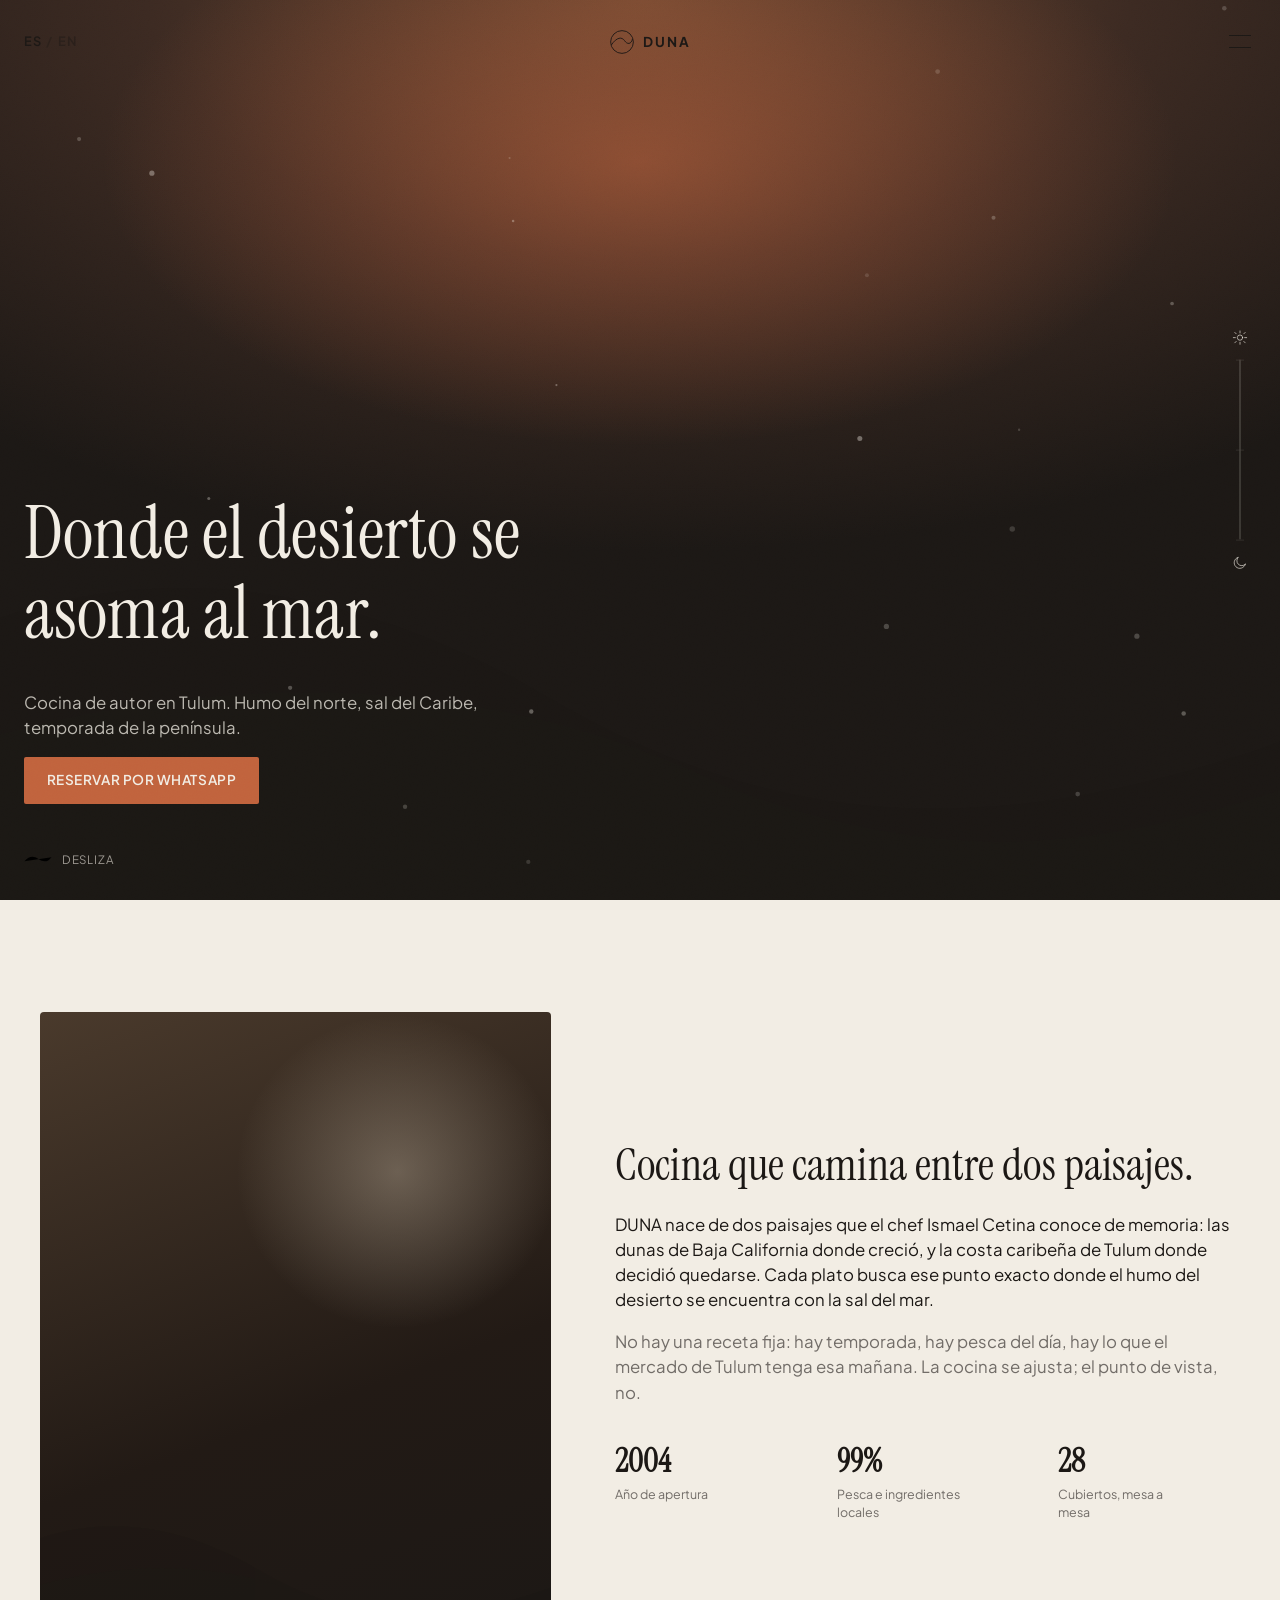
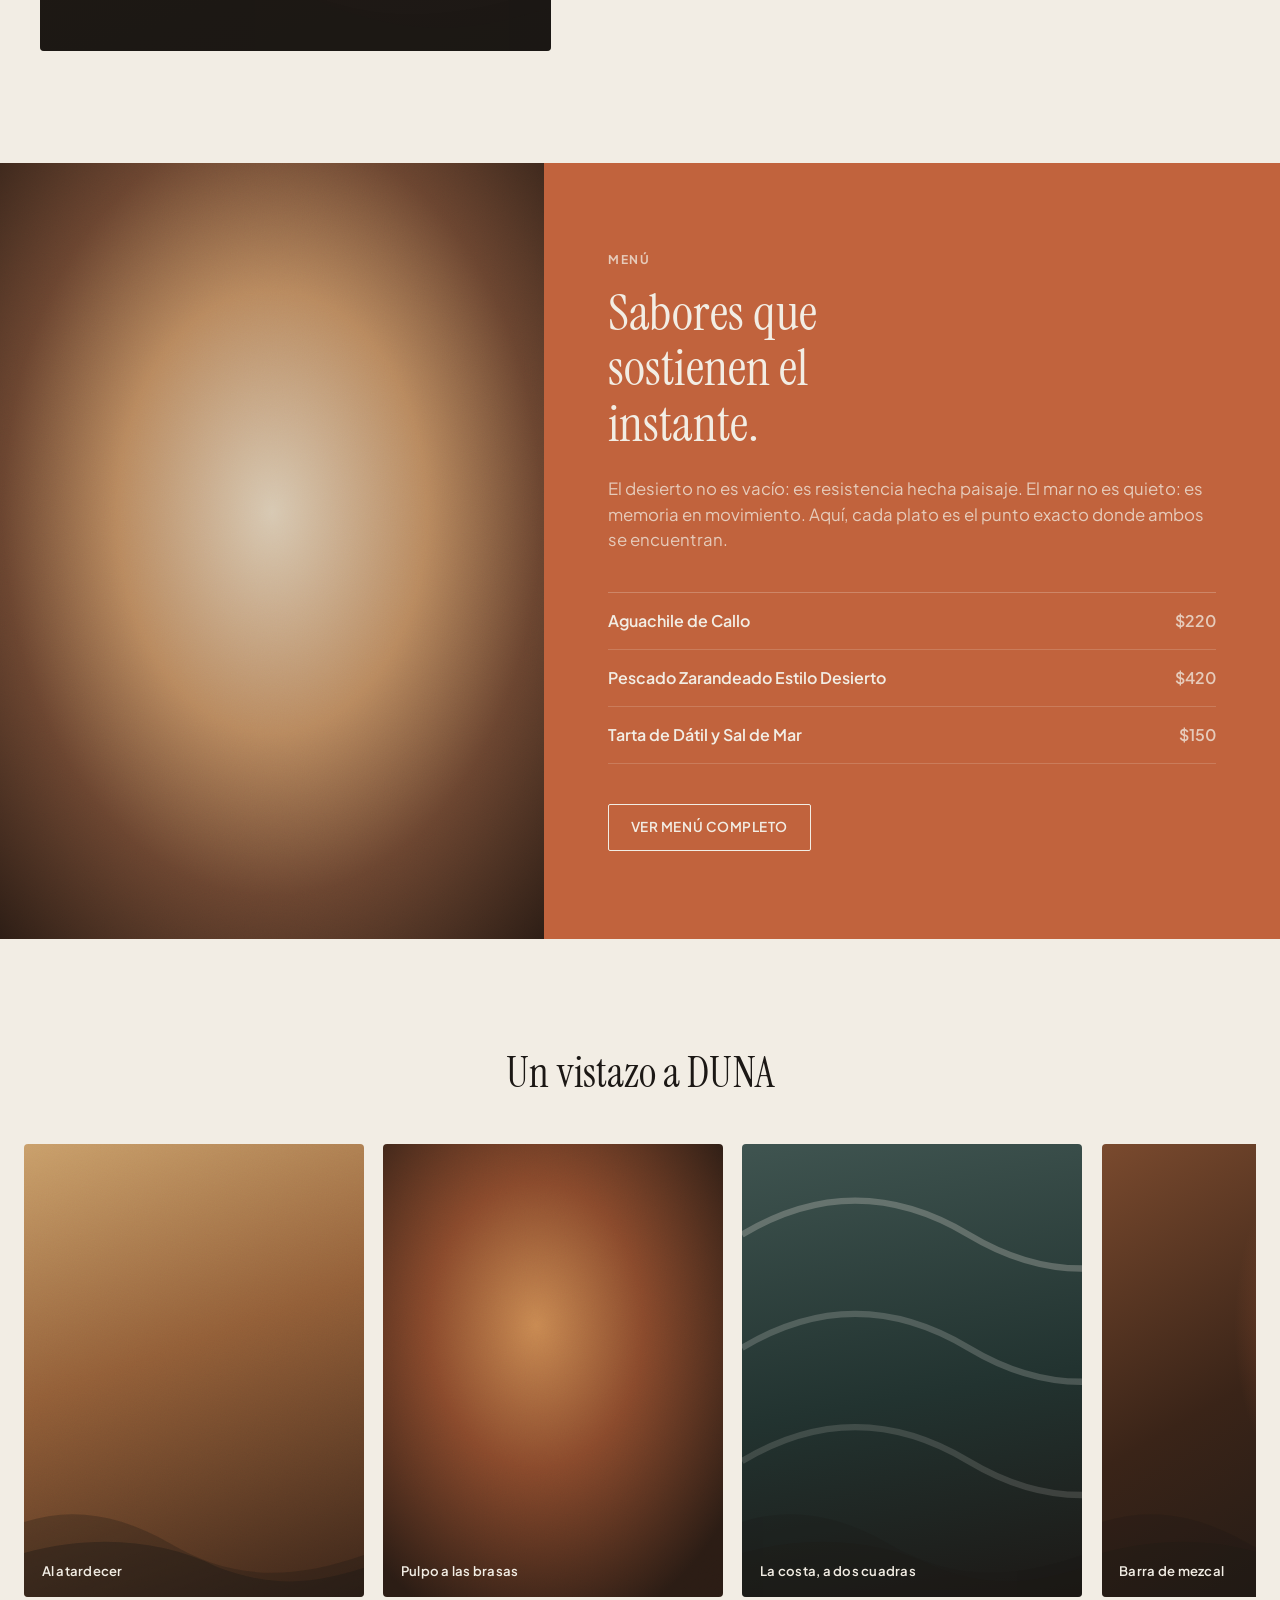
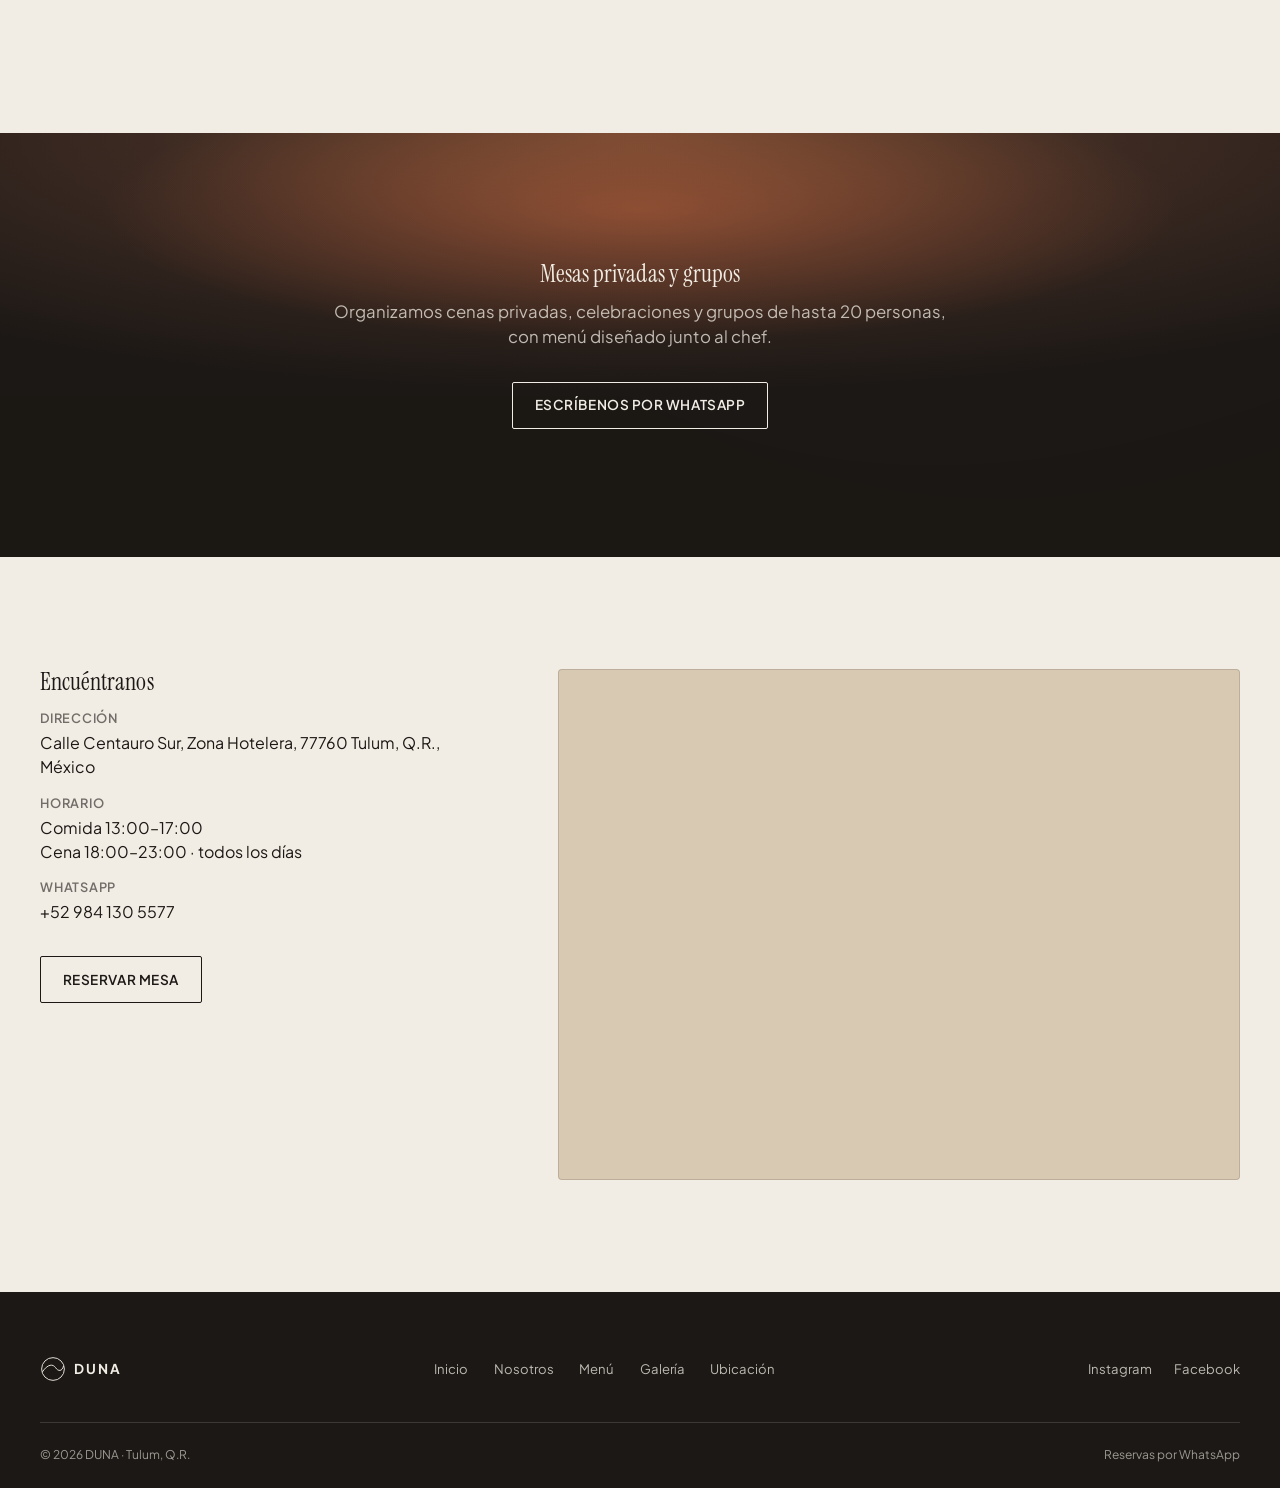
<file: index.html>
<!DOCTYPE html>
<html lang="es">
<head>
<meta charset="UTF-8">
<meta name="viewport" content="width=device-width, initial-scale=1.0">
<title>DUNA — Restaurante de autor en Tulum</title>
<meta name="description" content="DUNA: cocina de autor en Tulum donde el desierto se encuentra con el mar. Menú, ubicación y reservas.">
<link rel="icon" href="data:,">
<link rel="preconnect" href="https://fonts.googleapis.com">
<link rel="preconnect" href="https://fonts.gstatic.com" crossorigin>
<link href="https://fonts.googleapis.com/css2?family=Instrument+Serif:ital@0&family=Plus+Jakarta+Sans:wght@400;500;600;700&display=swap" rel="stylesheet">
<link rel="stylesheet" href="css/styles.css?v=7">
</head>
<body>

<svg style="display:none" aria-hidden="true">
  <symbol id="arc-motif" viewBox="0 0 120 32">
    <path d="M2 26 C 22 2, 42 2, 62 16 C 82 30, 102 30, 118 8" />
  </symbol>
</svg>

<div class="grain" aria-hidden="true"></div>

<div class="scroll-progress-mobile" aria-hidden="true"><span id="scrollProgressFill"></span></div>

<header class="site-header" id="siteHeader">
  <div class="header-inner">
    <button class="lang-toggle" id="langToggle" aria-label="Cambiar idioma / Change language">
      <span class="lang-opt" data-lang-btn="es">ES</span>
      <span class="lang-sep">/</span>
      <span class="lang-opt" data-lang-btn="en">EN</span>
    </button>

    <a href="#inicio" class="header-logo" aria-label="DUNA — inicio">
      <svg class="logo-mark" viewBox="0 0 40 40" aria-hidden="true">
        <circle cx="20" cy="20" r="17.5"/>
        <path d="M4 24 C 12 12, 20 12, 24 18 C 28 24, 34 24, 36 16"/>
      </svg>
      <span class="logo-word">DUNA</span>
    </a>

    <button class="menu-toggle" id="menuToggle" aria-expanded="false" aria-controls="navOverlay" aria-label="Abrir menú">
      <span class="menu-toggle-lines"><span></span><span></span></span>
    </button>
  </div>
</header>

<aside class="daybar" id="dayBar" aria-hidden="true">
  <svg class="daybar-icon" viewBox="0 0 24 24" aria-hidden="true">
    <circle cx="12" cy="12" r="4"/>
    <path d="M12 2v3M12 19v3M4.2 4.2l2.1 2.1M17.7 17.7l2.1 2.1M2 12h3M19 12h3M4.2 19.8l2.1-2.1M17.7 6.3l2.1-2.1"/>
  </svg>
  <div class="daybar-track">
    <span class="daybar-tick" style="top:0%"></span>
    <span class="daybar-tick" style="top:50%"></span>
    <span class="daybar-tick" style="top:100%"></span>
    <div class="daybar-fill" id="dayFill" style="height:0%">
      <svg class="daybar-marker-arc" viewBox="0 0 24 8" aria-hidden="true"><path d="M1 6 C 6 1, 12 1, 23 6"/></svg>
    </div>
  </div>
  <svg class="daybar-icon" viewBox="0 0 24 24" aria-hidden="true">
    <path d="M20 14.5A8.5 8.5 0 1 1 9.5 4a7 7 0 0 0 10.5 10.5z"/>
  </svg>
</aside>

<div class="nav-overlay" id="navOverlay">
  <div class="nav-overlay-top">
    <a href="#" class="btn btn-outline nav-book" data-whatsapp="book" data-booking-trigger="true">
      <span data-es="Reservar" data-en="Book now">Reservar</span>
    </a>
    <span class="nav-overlay-logo">DUNA</span>
    <button class="nav-close" id="navClose" aria-label="Cerrar menú">
      <svg viewBox="0 0 24 24" aria-hidden="true"><path d="M4 4l16 16M20 4L4 20"/></svg>
    </button>
  </div>

  <nav class="nav-links" aria-label="Navegación principal">
    <a href="#inicio" class="nav-link" data-es="Inicio" data-en="Home">Inicio</a>
    <a href="#nosotros" class="nav-link" data-es="Nosotros" data-en="About">Nosotros</a>
    <a href="menu.html" class="nav-link" data-es="Menú" data-en="Menu">Menú</a>
    <a href="#galeria" class="nav-link" data-es="Galería" data-en="Gallery">Galería</a>
    <a href="#eventos" class="nav-link" data-es="Eventos" data-en="Events">Eventos</a>
    <a href="#ubicacion" class="nav-link" data-es="Ubicación" data-en="Location">Ubicación</a>
  </nav>

  <div class="nav-extra-links">
    <a href="https://instagram.com/duna.tulum" target="_blank" rel="noopener">INSTAGRAM ↗</a>
    <a href="#" data-whatsapp="gift"><span data-es="TARJETAS DE REGALO" data-en="GIFT CARDS">TARJETAS DE REGALO</span> ↗</a>
  </div>

  <div class="nav-feature">
    <div class="nav-feature-art art art--dune">
      <svg class="arc-icon big" viewBox="0 0 120 32" aria-hidden="true"><use href="#arc-motif"/></svg>
    </div>
    <div class="nav-feature-text">
      <span data-es="UN DIÁLOGO ENTRE" data-en="A DIALOGUE BETWEEN">UN DIÁLOGO ENTRE</span>
      <span data-es="MAR Y DESIERTO" data-en="SEA AND DESERT">MAR Y DESIERTO</span>
    </div>
  </div>
</div>

<main>

  <section id="inicio" class="hero" data-daybar-theme="dark">
    <div class="art art--dusk hero-art"></div>
    <canvas class="hero-particles" id="heroParticles" aria-hidden="true"></canvas>
    <div class="hero-content">
      <h1 data-es="Donde el desierto se asoma al mar." data-en="Where the desert meets the sea.">Donde el desierto se asoma al mar.</h1>
      <p data-es="Cocina de autor en Tulum. Humo del norte, sal del Caribe, temporada de la península." data-en="Author-driven cooking in Tulum. Northern smoke, Caribbean salt, whatever the peninsula is in season for.">Cocina de autor en Tulum. Humo del norte, sal del Caribe, temporada de la península.</p>
      <a href="#" class="btn btn-primary" data-whatsapp="book" data-booking-trigger="true">
        <span data-es="Reservar por WhatsApp" data-en="Reserve on WhatsApp">Reservar por WhatsApp</span>
      </a>
    </div>
    <div class="hero-scroll-cue" aria-hidden="true">
      <svg class="arc-icon" viewBox="0 0 120 32"><use href="#arc-motif"/></svg>
      <span data-es="desliza" data-en="scroll">desliza</span>
    </div>
  </section>

  <section id="nosotros" class="section about" data-daybar-theme="light">
    <div class="about-grid">
      <div class="art art--interior about-art"></div>
      <div class="about-copy reveal">
        <h2 data-es="Cocina que camina entre dos paisajes." data-en="Cooking that walks between two landscapes.">Cocina que camina entre dos paisajes.</h2>
        <p data-es="DUNA nace de dos paisajes que el chef Ismael Cetina conoce de memoria: las dunas de Baja California donde creció, y la costa caribeña de Tulum donde decidió quedarse. Cada plato busca ese punto exacto donde el humo del desierto se encuentra con la sal del mar." data-en="DUNA comes from two landscapes chef Ismael Cetina knows by heart: the dunes of Baja California where he grew up, and the Caribbean coast of Tulum where he chose to stay. Every dish looks for that exact point where desert smoke meets sea salt.">DUNA nace de dos paisajes que el chef Ismael Cetina conoce de memoria: las dunas de Baja California donde creció, y la costa caribeña de Tulum donde decidió quedarse. Cada plato busca ese punto exacto donde el humo del desierto se encuentra con la sal del mar.</p>
        <p class="muted" data-es="No hay una receta fija: hay temporada, hay pesca del día, hay lo que el mercado de Tulum tenga esa mañana. La cocina se ajusta; el punto de vista, no." data-en="There is no fixed recipe: there is season, there is the day's catch, there is whatever Tulum's market has that morning. The kitchen adjusts; the point of view doesn't.">No hay una receta fija: hay temporada, hay pesca del día, hay lo que el mercado de Tulum tenga esa mañana. La cocina se ajusta; el punto de vista, no.</p>
        <div class="about-stats">
          <div><strong data-count-to="2019">0</strong><span data-es="Año de apertura" data-en="Opening year">Año de apertura</span></div>
          <div><strong data-count-to="100" data-suffix="%">0%</strong><span data-es="Pesca e ingredientes locales" data-en="Local catch &amp; ingredients">Pesca e ingredientes locales</span></div>
          <div><strong data-count-to="28">0</strong><span data-es="Cubiertos, mesa a mesa" data-en="Seats, table by table">Cubiertos, mesa a mesa</span></div>
        </div>
      </div>
    </div>
  </section>

  <section id="menu" class="section menu-preview" data-daybar-theme="dark">
    <div class="menu-preview-grid">
      <div class="art art--plate menu-preview-art"></div>
      <div class="menu-preview-content reveal">
        <span class="eyebrow" data-es="Menú" data-en="Menu">Menú</span>
        <h2 data-es="Sabores que sostienen el instante." data-en="Flavors that hold the moment.">Sabores que sostienen el instante.</h2>
        <p class="menu-intro" data-es="El desierto no es vacío: es resistencia hecha paisaje. El mar no es quieto: es memoria en movimiento. Aquí, cada plato es el punto exacto donde ambos se encuentran." data-en="The desert isn't empty — it's resistance turned into landscape. The sea isn't still — it's memory in motion. Here, every dish is the exact point where both meet.">El desierto no es vacío: es resistencia hecha paisaje. El mar no es quieto: es memoria en movimiento. Aquí, cada plato es el punto exacto donde ambos se encuentran.</p>

        <ul class="menu-preview-list">
          <li><span data-es="Aguachile de Callo" data-en="Bay Scallop Aguachile">Aguachile de Callo</span><span class="menu-item-price">$220</span></li>
          <li><span data-es="Pescado Zarandeado Estilo Desierto" data-en="Desert-Style Zarandeado Fish">Pescado Zarandeado Estilo Desierto</span><span class="menu-item-price">$420</span></li>
          <li><span data-es="Tarta de Dátil y Sal de Mar" data-en="Date &amp; Sea Salt Tart">Tarta de Dátil y Sal de Mar</span><span class="menu-item-price">$150</span></li>
        </ul>

        <a href="menu.html" class="btn btn-outline btn-on-dark">
          <span data-es="Ver menú completo" data-en="View full menu">Ver menú completo</span>
        </a>
      </div>
    </div>
  </section>

  <section id="galeria" class="section gallery-section" data-daybar-theme="light">
    <h2 class="reveal" data-es="Un vistazo a DUNA" data-en="A glimpse of DUNA">Un vistazo a DUNA</h2>
    <div class="gallery-scroll">
      <figure class="art art--dune gallery-item reveal"><figcaption data-es="Al atardecer" data-en="At dusk">Al atardecer</figcaption></figure>
      <figure class="art art--plate2 gallery-item reveal"><figcaption data-es="Pulpo a las brasas" data-en="Charred octopus">Pulpo a las brasas</figcaption></figure>
      <figure class="art art--wave gallery-item reveal"><figcaption data-es="La costa, a dos cuadras" data-en="The coast, two blocks away">La costa, a dos cuadras</figcaption></figure>
      <figure class="art art--glass gallery-item reveal"><figcaption data-es="Barra de mezcal" data-en="Mezcal bar">Barra de mezcal</figcaption></figure>
      <figure class="art art--interior2 gallery-item reveal"><figcaption data-es="Sala principal" data-en="Main dining room">Sala principal</figcaption></figure>
      <figure class="art art--citrus gallery-item reveal"><figcaption data-es="Cítricos de temporada" data-en="Seasonal citrus">Cítricos de temporada</figcaption></figure>
    </div>
  </section>

  <section id="eventos" class="section events-section" data-daybar-theme="dark">
    <div class="art art--dusk events-art" aria-hidden="true"></div>
    <div class="events-inner reveal">
      <h2 data-es="Mesas privadas y grupos" data-en="Private tables &amp; groups">Mesas privadas y grupos</h2>
      <p data-es="Organizamos cenas privadas, celebraciones y grupos de hasta 20 personas, con menú diseñado junto al chef." data-en="We host private dinners, celebrations and groups of up to 20, with a menu built alongside the chef.">Organizamos cenas privadas, celebraciones y grupos de hasta 20 personas, con menú diseñado junto al chef.</p>
      <a href="#" class="btn btn-outline btn-on-dark" data-whatsapp="events">
        <span data-es="Escríbenos por WhatsApp" data-en="Message us on WhatsApp">Escríbenos por WhatsApp</span>
      </a>
    </div>
  </section>

  <section id="ubicacion" class="section location-section" data-daybar-theme="light">
    <div class="location-grid">
      <div class="location-info reveal">
        <h2 data-es="Encuéntranos" data-en="Find us">Encuéntranos</h2>
        <dl>
          <dt data-es="Dirección" data-en="Address">Dirección</dt>
          <dd>Calle Centauro Sur, Zona Hotelera, 77760 Tulum, Q.R., México</dd>
          <dt data-es="Horario" data-en="Hours">Horario</dt>
          <dd>
            <span data-es="Comida" data-en="Lunch">Comida</span> 13:00–17:00<br>
            <span data-es="Cena" data-en="Dinner">Cena</span> 18:00–23:00 · <span data-es="todos los días" data-en="every day">todos los días</span>
          </dd>
          <dt>WhatsApp</dt>
          <dd>+52 984 130 5577</dd>
        </dl>
        <a href="#" class="btn btn-outline" data-whatsapp="book" data-booking-trigger="true">
          <span data-es="Reservar mesa" data-en="Reserve a table">Reservar mesa</span>
        </a>
      </div>
      <div class="location-map reveal">
        <iframe title="Mapa DUNA Tulum" loading="lazy" referrerpolicy="no-referrer-when-downgrade"
          src="https://www.openstreetmap.org/export/embed.html?bbox=-87.4754%2C20.2044%2C-87.4554%2C20.2184&amp;layer=mapnik&amp;marker=20.2114%2C-87.4654"></iframe>
      </div>
    </div>
  </section>

</main>

<footer class="site-footer" data-daybar-theme="dark">
  <div class="footer-top">
    <div class="footer-brand">
      <svg class="logo-mark" viewBox="0 0 40 40" aria-hidden="true">
        <circle cx="20" cy="20" r="17.5"/>
        <path d="M4 24 C 12 12, 20 12, 24 18 C 28 24, 34 24, 36 16"/>
      </svg>
      <span class="logo-word">DUNA</span>
    </div>
    <nav class="footer-nav">
      <a href="#inicio" data-es="Inicio" data-en="Home">Inicio</a>
      <a href="#nosotros" data-es="Nosotros" data-en="About">Nosotros</a>
      <a href="menu.html" data-es="Menú" data-en="Menu">Menú</a>
      <a href="#galeria" data-es="Galería" data-en="Gallery">Galería</a>
      <a href="#ubicacion" data-es="Ubicación" data-en="Location">Ubicación</a>
    </nav>
    <div class="footer-social">
      <a href="https://instagram.com/duna.tulum" target="_blank" rel="noopener">Instagram</a>
      <a href="https://facebook.com/duna.tulum" target="_blank" rel="noopener">Facebook</a>
    </div>
  </div>
  <div class="footer-bottom">
    <span>© 2026 DUNA · Tulum, Q.R.</span>
    <span data-es="Reservas por WhatsApp" data-en="Reservations via WhatsApp">Reservas por WhatsApp</span>
  </div>
</footer>

<div class="booking-modal" id="bookingModal" aria-hidden="true">
  <div class="booking-backdrop" id="bookingBackdrop"></div>
  <div class="booking-panel" role="dialog" aria-modal="true" aria-labelledby="bookingTitle">
    <div class="booking-panel-header">
      <span class="booking-panel-title" id="bookingTitle" data-es="Reservar mesa" data-en="Reserve a table">Reservar mesa</span>
      <button class="booking-close" id="bookingClose" aria-label="Cerrar" type="button">
        <svg viewBox="0 0 24 24" aria-hidden="true"><path d="M4 4l16 16M20 4L4 20"/></svg>
      </button>
    </div>

    <div class="booking-progress">
      <svg class="booking-progress-svg" viewBox="0 0 400 24" preserveAspectRatio="none" aria-hidden="true">
        <path class="booking-progress-track" d="M0 12 Q 25 0 50 12 T 100 12 T 150 12 T 200 12 T 250 12 T 300 12 T 350 12 T 400 12"/>
        <path class="booking-progress-fill" id="bookingProgressFill" d="M0 12 Q 25 0 50 12 T 100 12 T 150 12 T 200 12 T 250 12 T 300 12 T 350 12 T 400 12"/>
      </svg>
      <div class="booking-progress-dots" id="bookingProgressDots">
        <span class="booking-progress-dot" data-step-dot="0"></span>
        <span class="booking-progress-dot" data-step-dot="1"></span>
        <span class="booking-progress-dot" data-step-dot="2"></span>
        <span class="booking-progress-dot" data-step-dot="3"></span>
        <span class="booking-progress-dot" data-step-dot="4"></span>
      </div>
    </div>

    <div class="booking-steps" id="bookingSteps">

      <section class="booking-step" data-step="date">
        <h3 class="booking-step-title" data-es="¿Qué día?" data-en="Which day?">¿Qué día?</h3>
        <div class="booking-calendar">
          <div class="booking-cal-header">
            <button class="booking-cal-nav" id="bookingCalPrev" aria-label="Mes anterior" type="button">
              <svg viewBox="0 0 24 24" aria-hidden="true"><path d="M15 5l-7 7 7 7"/></svg>
            </button>
            <span class="booking-cal-month" id="bookingCalMonth">—</span>
            <button class="booking-cal-nav" id="bookingCalNext" aria-label="Mes siguiente" type="button">
              <svg viewBox="0 0 24 24" aria-hidden="true"><path d="M9 5l7 7-7 7"/></svg>
            </button>
          </div>
          <div class="booking-cal-weekdays" id="bookingCalWeekdays"></div>
          <div class="booking-cal-days" id="bookingCalDays"></div>
        </div>
      </section>

      <section class="booking-step" data-step="time">
        <h3 class="booking-step-title" data-es="¿A qué hora?" data-en="What time?">¿A qué hora?</h3>
        <div class="booking-time-group">
          <span class="booking-time-group-label" data-es="Comida · 13:00–17:00" data-en="Lunch · 1:00–5:00 PM">Comida · 13:00–17:00</span>
          <div class="booking-time-chips" id="bookingTimeChipsLunch"></div>
        </div>
        <div class="booking-time-group">
          <span class="booking-time-group-label" data-es="Cena · 18:00–23:00" data-en="Dinner · 6:00–11:00 PM">Cena · 18:00–23:00</span>
          <div class="booking-time-chips" id="bookingTimeChipsDinner"></div>
        </div>
      </section>

      <section class="booking-step" data-step="guests">
        <h3 class="booking-step-title" data-es="¿Cuántas personas?" data-en="How many guests?">¿Cuántas personas?</h3>
        <div class="booking-stepper" id="bookingStepper">
          <button class="booking-stepper-btn" id="bookingGuestsMinus" aria-label="Menos" type="button">−</button>
          <span class="booking-stepper-value" id="bookingGuestsValue">2</span>
          <button class="booking-stepper-btn" id="bookingGuestsPlus" aria-label="Más" type="button">+</button>
        </div>
        <p class="muted booking-hint" data-es="Grupos de más de 12 personas, escríbenos directo por WhatsApp." data-en="Groups larger than 12, message us directly on WhatsApp.">Grupos de más de 12 personas, escríbenos directo por WhatsApp.</p>
      </section>

      <section class="booking-step" data-step="contact">
        <h3 class="booking-step-title" data-es="Tus datos" data-en="Your details">Tus datos</h3>
        <div class="booking-field">
          <label for="bookingName" data-es="Nombre" data-en="Name">Nombre</label>
          <input type="text" id="bookingName" class="booking-input" autocomplete="name">
          <span class="booking-field-error" data-es="Ingresá tu nombre" data-en="Enter your name">Ingresá tu nombre</span>
        </div>
        <div class="booking-field">
          <label for="bookingPhone" data-es="Teléfono / WhatsApp" data-en="Phone / WhatsApp">Teléfono / WhatsApp</label>
          <input type="tel" id="bookingPhone" class="booking-input" autocomplete="tel" placeholder="+52 984 000 0000">
          <span class="booking-field-error" data-es="Ingresá un teléfono válido" data-en="Enter a valid phone number">Ingresá un teléfono válido</span>
        </div>
      </section>

      <section class="booking-step" data-step="summary">
        <h3 class="booking-step-title" data-es="Confirmá tu reserva" data-en="Confirm your reservation">Confirmá tu reserva</h3>
        <div class="booking-ticket">
          <svg class="arc-icon" viewBox="0 0 120 32" aria-hidden="true"><use href="#arc-motif"/></svg>
          <dl class="booking-ticket-rows">
            <div><dt data-es="Fecha" data-en="Date">Fecha</dt><dd id="bookingSummaryDate">—</dd></div>
            <div><dt data-es="Hora" data-en="Time">Hora</dt><dd id="bookingSummaryTime">—</dd></div>
            <div><dt data-es="Personas" data-en="Guests">Personas</dt><dd id="bookingSummaryGuests">—</dd></div>
            <div><dt data-es="Nombre" data-en="Name">Nombre</dt><dd id="bookingSummaryName">—</dd></div>
            <div><dt>WhatsApp</dt><dd id="bookingSummaryPhone">—</dd></div>
          </dl>
        </div>

        <div class="booking-calendar-links">
          <a href="#" class="booking-cal-link" id="bookingGCalLink" target="_blank" rel="noopener">
            <svg class="booking-cal-link-icon" viewBox="0 0 24 24" aria-hidden="true"><rect x="3" y="5" width="18" height="16" rx="2"/><path d="M3 10h18M8 3v4M16 3v4"/></svg>
            <span data-es="Agregar a Google Calendar" data-en="Add to Google Calendar">Agregar a Google Calendar</span>
          </a>
          <a href="#" class="booking-cal-link" id="bookingIcsLink" download="duna-reserva.ics">
            <svg class="booking-cal-link-icon" viewBox="0 0 24 24" aria-hidden="true"><rect x="3" y="5" width="18" height="16" rx="2"/><path d="M3 10h18M8 3v4M16 3v4"/></svg>
            <span data-es="Agregar a Apple Calendar u otros" data-en="Add to Apple Calendar or others">Agregar a Apple Calendar u otros</span>
          </a>
        </div>
      </section>

    </div>

    <div class="booking-nav">
      <button class="btn btn-outline booking-back" id="bookingBack" type="button">
        <span data-es="Atrás" data-en="Back">Atrás</span>
      </button>
      <button class="btn btn-primary booking-next" id="bookingNext" type="button">
        <span data-es="Siguiente" data-en="Next">Siguiente</span>
      </button>
    </div>

  </div>
</div>

<script src="js/main.js?v=7"></script>
</body>
</html>
</file>
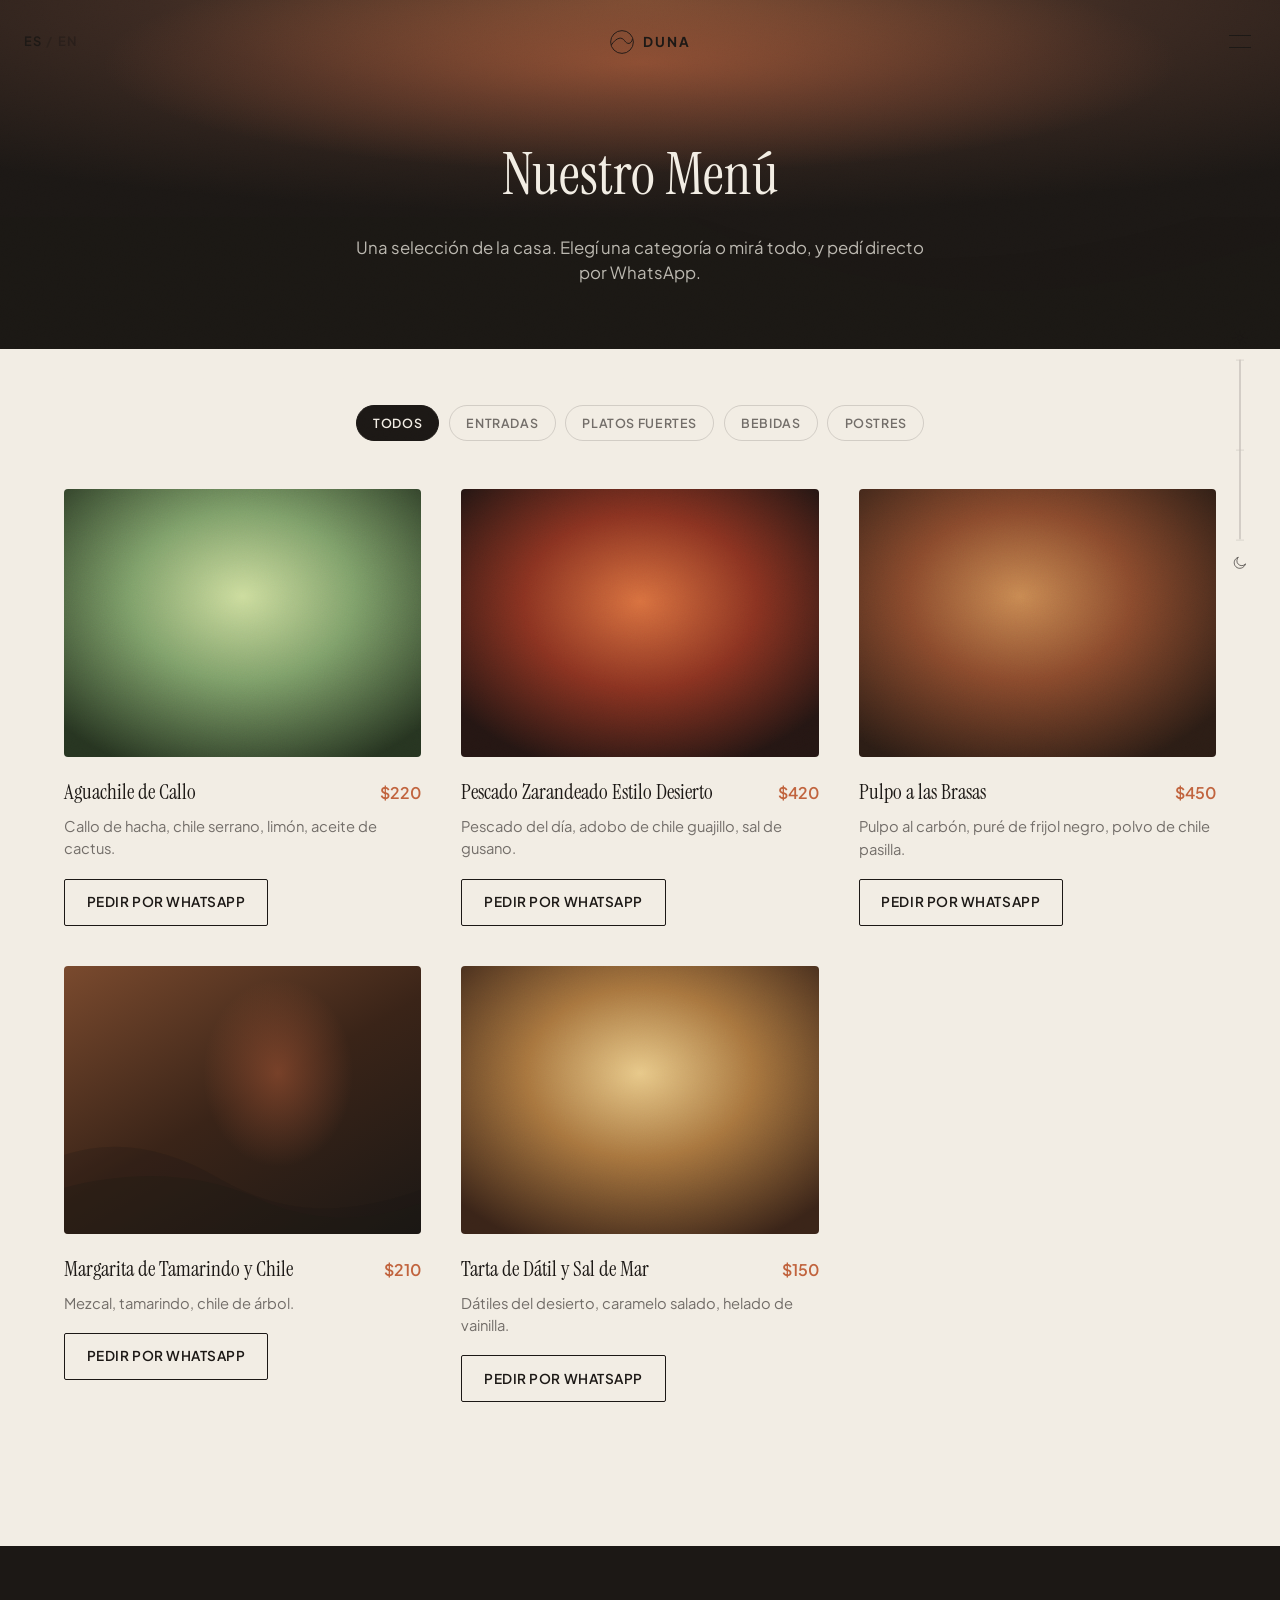
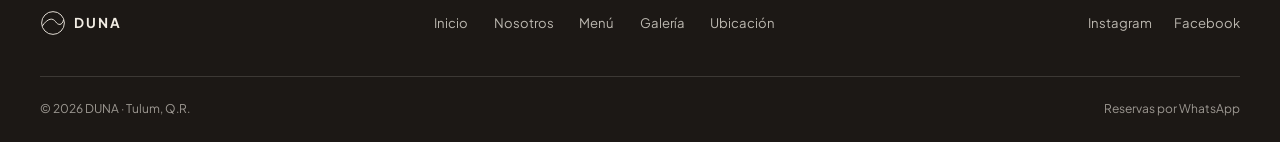
<file: menu.html>
<!DOCTYPE html>
<html lang="es">
<head>
<meta charset="UTF-8">
<meta name="viewport" content="width=device-width, initial-scale=1.0">
<title>Menú — DUNA</title>
<meta name="description" content="Menú de DUNA: cocina de autor en Tulum donde el desierto se encuentra con el mar. Pedí por WhatsApp.">
<link rel="icon" href="data:,">
<link rel="preconnect" href="https://fonts.googleapis.com">
<link rel="preconnect" href="https://fonts.gstatic.com" crossorigin>
<link href="https://fonts.googleapis.com/css2?family=Instrument+Serif:ital@0&family=Plus+Jakarta+Sans:wght@400;500;600;700&display=swap" rel="stylesheet">
<link rel="stylesheet" href="css/styles.css?v=7">
</head>
<body>

<svg style="display:none" aria-hidden="true">
  <symbol id="arc-motif" viewBox="0 0 120 32">
    <path d="M2 26 C 22 2, 42 2, 62 16 C 82 30, 102 30, 118 8" />
  </symbol>
</svg>

<div class="grain" aria-hidden="true"></div>

<div class="scroll-progress-mobile" aria-hidden="true"><span id="scrollProgressFill"></span></div>

<header class="site-header" id="siteHeader">
  <div class="header-inner">
    <button class="lang-toggle" id="langToggle" aria-label="Cambiar idioma / Change language">
      <span class="lang-opt" data-lang-btn="es">ES</span>
      <span class="lang-sep">/</span>
      <span class="lang-opt" data-lang-btn="en">EN</span>
    </button>

    <a href="index.html#inicio" class="header-logo" aria-label="DUNA — inicio">
      <svg class="logo-mark" viewBox="0 0 40 40" aria-hidden="true">
        <circle cx="20" cy="20" r="17.5"/>
        <path d="M4 24 C 12 12, 20 12, 24 18 C 28 24, 34 24, 36 16"/>
      </svg>
      <span class="logo-word">DUNA</span>
    </a>

    <button class="menu-toggle" id="menuToggle" aria-expanded="false" aria-controls="navOverlay" aria-label="Abrir menú">
      <span class="menu-toggle-lines"><span></span><span></span></span>
    </button>
  </div>
</header>

<aside class="daybar" id="dayBar" aria-hidden="true">
  <svg class="daybar-icon" viewBox="0 0 24 24" aria-hidden="true">
    <circle cx="12" cy="12" r="4"/>
    <path d="M12 2v3M12 19v3M4.2 4.2l2.1 2.1M17.7 17.7l2.1 2.1M2 12h3M19 12h3M4.2 19.8l2.1-2.1M17.7 6.3l2.1-2.1"/>
  </svg>
  <div class="daybar-track">
    <span class="daybar-tick" style="top:0%"></span>
    <span class="daybar-tick" style="top:50%"></span>
    <span class="daybar-tick" style="top:100%"></span>
    <div class="daybar-fill" id="dayFill" style="height:0%">
      <svg class="daybar-marker-arc" viewBox="0 0 24 8" aria-hidden="true"><path d="M1 6 C 6 1, 12 1, 23 6"/></svg>
    </div>
  </div>
  <svg class="daybar-icon" viewBox="0 0 24 24" aria-hidden="true">
    <path d="M20 14.5A8.5 8.5 0 1 1 9.5 4a7 7 0 0 0 10.5 10.5z"/>
  </svg>
</aside>

<div class="nav-overlay" id="navOverlay">
  <div class="nav-overlay-top">
    <a href="#" class="btn btn-outline nav-book" data-whatsapp="book" data-booking-trigger="true">
      <span data-es="Reservar" data-en="Book now">Reservar</span>
    </a>
    <span class="nav-overlay-logo">DUNA</span>
    <button class="nav-close" id="navClose" aria-label="Cerrar menú">
      <svg viewBox="0 0 24 24" aria-hidden="true"><path d="M4 4l16 16M20 4L4 20"/></svg>
    </button>
  </div>

  <nav class="nav-links" aria-label="Navegación principal">
    <a href="index.html#inicio" class="nav-link" data-es="Inicio" data-en="Home">Inicio</a>
    <a href="index.html#nosotros" class="nav-link" data-es="Nosotros" data-en="About">Nosotros</a>
    <a href="menu.html" class="nav-link" data-es="Menú" data-en="Menu">Menú</a>
    <a href="index.html#galeria" class="nav-link" data-es="Galería" data-en="Gallery">Galería</a>
    <a href="index.html#eventos" class="nav-link" data-es="Eventos" data-en="Events">Eventos</a>
    <a href="index.html#ubicacion" class="nav-link" data-es="Ubicación" data-en="Location">Ubicación</a>
    <button class="nav-link" id="discoverOpenBtn" type="button">
      <span data-es="¿Qué pido?" data-en="What should I order?">¿Qué pido?</span>
    </button>
  </nav>

  <div class="nav-extra-links">
    <a href="https://instagram.com/duna.tulum" target="_blank" rel="noopener">INSTAGRAM ↗</a>
    <a href="#" data-whatsapp="gift"><span data-es="TARJETAS DE REGALO" data-en="GIFT CARDS">TARJETAS DE REGALO</span> ↗</a>
  </div>

  <div class="nav-feature">
    <div class="nav-feature-art art art--dune">
      <svg class="arc-icon big" viewBox="0 0 120 32" aria-hidden="true"><use href="#arc-motif"/></svg>
    </div>
    <div class="nav-feature-text">
      <span data-es="UN DIÁLOGO ENTRE" data-en="A DIALOGUE BETWEEN">UN DIÁLOGO ENTRE</span>
      <span data-es="MAR Y DESIERTO" data-en="SEA AND DESERT">MAR Y DESIERTO</span>
    </div>
  </div>
</div>

<main>

  <section class="menu-banner" data-daybar-theme="dark">
    <div class="art art--dusk menu-banner-art"></div>
    <div class="menu-banner-inner reveal">
      <h1 data-es="Nuestro Menú" data-en="Our Menu">Nuestro Menú</h1>
      <p data-es="Una selección de la casa. Elegí una categoría o mirá todo, y pedí directo por WhatsApp." data-en="A house selection. Filter by category or see everything, and order straight through WhatsApp.">Una selección de la casa. Elegí una categoría o mirá todo, y pedí directo por WhatsApp.</p>
    </div>
  </section>

  <section class="section" data-daybar-theme="light" style="padding-top:3.5rem">
    <div class="menu-tabs reveal" role="tablist" aria-label="Categorías del menú">
      <button class="menu-tab is-active" data-tab="all" data-es="Todos" data-en="All">Todos</button>
      <button class="menu-tab" data-tab="entradas" data-es="Entradas" data-en="Starters">Entradas</button>
      <button class="menu-tab" data-tab="fuertes" data-es="Platos Fuertes" data-en="Mains">Platos Fuertes</button>
      <button class="menu-tab" data-tab="bebidas" data-es="Bebidas" data-en="Drinks">Bebidas</button>
      <button class="menu-tab" data-tab="postres" data-es="Postres" data-en="Desserts">Postres</button>
    </div>

    <div class="dish-grid">

      <article class="dish-card reveal" data-category="entradas">
        <div class="art art--dish-aguachile dish-card-art"></div>
        <div class="dish-card-row">
          <span class="dish-card-name" data-es="Aguachile de Callo" data-en="Bay Scallop Aguachile">Aguachile de Callo</span>
          <span class="dish-card-price">$220</span>
        </div>
        <p class="dish-card-desc" data-es="Callo de hacha, chile serrano, limón, aceite de cactus." data-en="Bay scallop, serrano chile, lime, cactus oil.">Callo de hacha, chile serrano, limón, aceite de cactus.</p>
        <a href="#" class="btn btn-outline" data-whatsapp="dish" data-dish-name="Aguachile de Callo">
          <span data-es="Pedir por WhatsApp" data-en="Order via WhatsApp">Pedir por WhatsApp</span>
        </a>
      </article>

      <article class="dish-card reveal" data-category="fuertes">
        <div class="art art--dish-pescado dish-card-art"></div>
        <div class="dish-card-row">
          <span class="dish-card-name" data-es="Pescado Zarandeado Estilo Desierto" data-en="Desert-Style Zarandeado Fish">Pescado Zarandeado Estilo Desierto</span>
          <span class="dish-card-price">$420</span>
        </div>
        <p class="dish-card-desc" data-es="Pescado del día, adobo de chile guajillo, sal de gusano." data-en="Catch of the day, guajillo chile adobo, worm salt.">Pescado del día, adobo de chile guajillo, sal de gusano.</p>
        <a href="#" class="btn btn-outline" data-whatsapp="dish" data-dish-name="Pescado Zarandeado Estilo Desierto">
          <span data-es="Pedir por WhatsApp" data-en="Order via WhatsApp">Pedir por WhatsApp</span>
        </a>
      </article>

      <article class="dish-card reveal" data-category="fuertes">
        <div class="art art--plate2 dish-card-art"></div>
        <div class="dish-card-row">
          <span class="dish-card-name" data-es="Pulpo a las Brasas" data-en="Charred Octopus">Pulpo a las Brasas</span>
          <span class="dish-card-price">$450</span>
        </div>
        <p class="dish-card-desc" data-es="Pulpo al carbón, puré de frijol negro, polvo de chile pasilla." data-en="Charcoal octopus, black bean purée, pasilla chile powder.">Pulpo al carbón, puré de frijol negro, polvo de chile pasilla.</p>
        <a href="#" class="btn btn-outline" data-whatsapp="dish" data-dish-name="Pulpo a las Brasas">
          <span data-es="Pedir por WhatsApp" data-en="Order via WhatsApp">Pedir por WhatsApp</span>
        </a>
      </article>

      <article class="dish-card reveal" data-category="bebidas">
        <div class="art art--glass dish-card-art"></div>
        <div class="dish-card-row">
          <span class="dish-card-name" data-es="Margarita de Tamarindo y Chile" data-en="Tamarind &amp; Chile Margarita">Margarita de Tamarindo y Chile</span>
          <span class="dish-card-price">$210</span>
        </div>
        <p class="dish-card-desc" data-es="Mezcal, tamarindo, chile de árbol." data-en="Mezcal, tamarind, árbol chile.">Mezcal, tamarindo, chile de árbol.</p>
        <a href="#" class="btn btn-outline" data-whatsapp="dish" data-dish-name="Margarita de Tamarindo y Chile">
          <span data-es="Pedir por WhatsApp" data-en="Order via WhatsApp">Pedir por WhatsApp</span>
        </a>
      </article>

      <article class="dish-card reveal" data-category="postres">
        <div class="art art--dish-tarta dish-card-art"></div>
        <div class="dish-card-row">
          <span class="dish-card-name" data-es="Tarta de Dátil y Sal de Mar" data-en="Date &amp; Sea Salt Tart">Tarta de Dátil y Sal de Mar</span>
          <span class="dish-card-price">$150</span>
        </div>
        <p class="dish-card-desc" data-es="Dátiles del desierto, caramelo salado, helado de vainilla." data-en="Desert dates, salted caramel, vanilla ice cream.">Dátiles del desierto, caramelo salado, helado de vainilla.</p>
        <a href="#" class="btn btn-outline" data-whatsapp="dish" data-dish-name="Tarta de Dátil y Sal de Mar">
          <span data-es="Pedir por WhatsApp" data-en="Order via WhatsApp">Pedir por WhatsApp</span>
        </a>
      </article>

    </div>
  </section>

</main>

<footer class="site-footer" data-daybar-theme="dark">
  <div class="footer-top">
    <div class="footer-brand">
      <svg class="logo-mark" viewBox="0 0 40 40" aria-hidden="true">
        <circle cx="20" cy="20" r="17.5"/>
        <path d="M4 24 C 12 12, 20 12, 24 18 C 28 24, 34 24, 36 16"/>
      </svg>
      <span class="logo-word">DUNA</span>
    </div>
    <nav class="footer-nav">
      <a href="index.html#inicio" data-es="Inicio" data-en="Home">Inicio</a>
      <a href="index.html#nosotros" data-es="Nosotros" data-en="About">Nosotros</a>
      <a href="menu.html" data-es="Menú" data-en="Menu">Menú</a>
      <a href="index.html#galeria" data-es="Galería" data-en="Gallery">Galería</a>
      <a href="index.html#ubicacion" data-es="Ubicación" data-en="Location">Ubicación</a>
    </nav>
    <div class="footer-social">
      <a href="https://instagram.com/duna.tulum" target="_blank" rel="noopener">Instagram</a>
      <a href="https://facebook.com/duna.tulum" target="_blank" rel="noopener">Facebook</a>
    </div>
  </div>
  <div class="footer-bottom">
    <span>© 2026 DUNA · Tulum, Q.R.</span>
    <span data-es="Reservas por WhatsApp" data-en="Reservations via WhatsApp">Reservas por WhatsApp</span>
  </div>
</footer>

<div class="booking-modal" id="bookingModal" aria-hidden="true">
  <div class="booking-backdrop" id="bookingBackdrop"></div>
  <div class="booking-panel" role="dialog" aria-modal="true" aria-labelledby="bookingTitle">
    <div class="booking-panel-header">
      <span class="booking-panel-title" id="bookingTitle" data-es="Reservar mesa" data-en="Reserve a table">Reservar mesa</span>
      <button class="booking-close" id="bookingClose" aria-label="Cerrar" type="button">
        <svg viewBox="0 0 24 24" aria-hidden="true"><path d="M4 4l16 16M20 4L4 20"/></svg>
      </button>
    </div>

    <div class="booking-progress">
      <svg class="booking-progress-svg" viewBox="0 0 400 24" preserveAspectRatio="none" aria-hidden="true">
        <path class="booking-progress-track" d="M0 12 Q 25 0 50 12 T 100 12 T 150 12 T 200 12 T 250 12 T 300 12 T 350 12 T 400 12"/>
        <path class="booking-progress-fill" id="bookingProgressFill" d="M0 12 Q 25 0 50 12 T 100 12 T 150 12 T 200 12 T 250 12 T 300 12 T 350 12 T 400 12"/>
      </svg>
      <div class="booking-progress-dots" id="bookingProgressDots">
        <span class="booking-progress-dot" data-step-dot="0"></span>
        <span class="booking-progress-dot" data-step-dot="1"></span>
        <span class="booking-progress-dot" data-step-dot="2"></span>
        <span class="booking-progress-dot" data-step-dot="3"></span>
        <span class="booking-progress-dot" data-step-dot="4"></span>
      </div>
    </div>

    <div class="booking-steps" id="bookingSteps">

      <section class="booking-step" data-step="date">
        <h3 class="booking-step-title" data-es="¿Qué día?" data-en="Which day?">¿Qué día?</h3>
        <div class="booking-calendar">
          <div class="booking-cal-header">
            <button class="booking-cal-nav" id="bookingCalPrev" aria-label="Mes anterior" type="button">
              <svg viewBox="0 0 24 24" aria-hidden="true"><path d="M15 5l-7 7 7 7"/></svg>
            </button>
            <span class="booking-cal-month" id="bookingCalMonth">—</span>
            <button class="booking-cal-nav" id="bookingCalNext" aria-label="Mes siguiente" type="button">
              <svg viewBox="0 0 24 24" aria-hidden="true"><path d="M9 5l7 7-7 7"/></svg>
            </button>
          </div>
          <div class="booking-cal-weekdays" id="bookingCalWeekdays"></div>
          <div class="booking-cal-days" id="bookingCalDays"></div>
        </div>
      </section>

      <section class="booking-step" data-step="time">
        <h3 class="booking-step-title" data-es="¿A qué hora?" data-en="What time?">¿A qué hora?</h3>
        <div class="booking-time-group">
          <span class="booking-time-group-label" data-es="Comida · 13:00–17:00" data-en="Lunch · 1:00–5:00 PM">Comida · 13:00–17:00</span>
          <div class="booking-time-chips" id="bookingTimeChipsLunch"></div>
        </div>
        <div class="booking-time-group">
          <span class="booking-time-group-label" data-es="Cena · 18:00–23:00" data-en="Dinner · 6:00–11:00 PM">Cena · 18:00–23:00</span>
          <div class="booking-time-chips" id="bookingTimeChipsDinner"></div>
        </div>
      </section>

      <section class="booking-step" data-step="guests">
        <h3 class="booking-step-title" data-es="¿Cuántas personas?" data-en="How many guests?">¿Cuántas personas?</h3>
        <div class="booking-stepper" id="bookingStepper">
          <button class="booking-stepper-btn" id="bookingGuestsMinus" aria-label="Menos" type="button">−</button>
          <span class="booking-stepper-value" id="bookingGuestsValue">2</span>
          <button class="booking-stepper-btn" id="bookingGuestsPlus" aria-label="Más" type="button">+</button>
        </div>
        <p class="muted booking-hint" data-es="Grupos de más de 12 personas, escríbenos directo por WhatsApp." data-en="Groups larger than 12, message us directly on WhatsApp.">Grupos de más de 12 personas, escríbenos directo por WhatsApp.</p>
      </section>

      <section class="booking-step" data-step="contact">
        <h3 class="booking-step-title" data-es="Tus datos" data-en="Your details">Tus datos</h3>
        <div class="booking-field">
          <label for="bookingName" data-es="Nombre" data-en="Name">Nombre</label>
          <input type="text" id="bookingName" class="booking-input" autocomplete="name">
          <span class="booking-field-error" data-es="Ingresá tu nombre" data-en="Enter your name">Ingresá tu nombre</span>
        </div>
        <div class="booking-field">
          <label for="bookingPhone" data-es="Teléfono / WhatsApp" data-en="Phone / WhatsApp">Teléfono / WhatsApp</label>
          <input type="tel" id="bookingPhone" class="booking-input" autocomplete="tel" placeholder="+52 984 000 0000">
          <span class="booking-field-error" data-es="Ingresá un teléfono válido" data-en="Enter a valid phone number">Ingresá un teléfono válido</span>
        </div>
      </section>

      <section class="booking-step" data-step="summary">
        <h3 class="booking-step-title" data-es="Confirmá tu reserva" data-en="Confirm your reservation">Confirmá tu reserva</h3>
        <div class="booking-ticket">
          <svg class="arc-icon" viewBox="0 0 120 32" aria-hidden="true"><use href="#arc-motif"/></svg>
          <dl class="booking-ticket-rows">
            <div><dt data-es="Fecha" data-en="Date">Fecha</dt><dd id="bookingSummaryDate">—</dd></div>
            <div><dt data-es="Hora" data-en="Time">Hora</dt><dd id="bookingSummaryTime">—</dd></div>
            <div><dt data-es="Personas" data-en="Guests">Personas</dt><dd id="bookingSummaryGuests">—</dd></div>
            <div><dt data-es="Nombre" data-en="Name">Nombre</dt><dd id="bookingSummaryName">—</dd></div>
            <div><dt>WhatsApp</dt><dd id="bookingSummaryPhone">—</dd></div>
          </dl>
        </div>

        <div class="booking-calendar-links">
          <a href="#" class="booking-cal-link" id="bookingGCalLink" target="_blank" rel="noopener">
            <svg class="booking-cal-link-icon" viewBox="0 0 24 24" aria-hidden="true"><rect x="3" y="5" width="18" height="16" rx="2"/><path d="M3 10h18M8 3v4M16 3v4"/></svg>
            <span data-es="Agregar a Google Calendar" data-en="Add to Google Calendar">Agregar a Google Calendar</span>
          </a>
          <a href="#" class="booking-cal-link" id="bookingIcsLink" download="duna-reserva.ics">
            <svg class="booking-cal-link-icon" viewBox="0 0 24 24" aria-hidden="true"><rect x="3" y="5" width="18" height="16" rx="2"/><path d="M3 10h18M8 3v4M16 3v4"/></svg>
            <span data-es="Agregar a Apple Calendar u otros" data-en="Add to Apple Calendar or others">Agregar a Apple Calendar u otros</span>
          </a>
        </div>
      </section>

    </div>

    <div class="booking-nav">
      <button class="btn btn-outline booking-back" id="bookingBack" type="button">
        <span data-es="Atrás" data-en="Back">Atrás</span>
      </button>
      <button class="btn btn-primary booking-next" id="bookingNext" type="button">
        <span data-es="Siguiente" data-en="Next">Siguiente</span>
      </button>
    </div>

  </div>
</div>

<div class="discover-modal" id="discoverModal" aria-hidden="true">
  <div class="discover-backdrop" id="discoverBackdrop"></div>
  <div class="discover-panel" role="dialog" aria-modal="true" aria-labelledby="discoverTitle">
    <div class="discover-panel-header">
      <span class="discover-panel-title" id="discoverTitle" data-es="¿Qué pido?" data-en="What should I order?">¿Qué pido?</span>
      <button class="discover-close" id="discoverClose" aria-label="Cerrar" type="button">
        <svg viewBox="0 0 24 24" aria-hidden="true"><path d="M4 4l16 16M20 4L4 20"/></svg>
      </button>
    </div>

    <div class="discover-steps" id="discoverSteps">

      <section class="discover-step" data-discover-step="choice">
        <div class="discover-choice-grid">
          <button class="discover-choice-card" id="discoverStartQuiz" type="button">
            <svg class="arc-icon" viewBox="0 0 120 32" aria-hidden="true"><use href="#arc-motif"/></svg>
            <span class="discover-choice-card-title" data-es="Responde y te recomendamos" data-en="Answer and we'll recommend">Responde y te recomendamos</span>
            <span class="discover-choice-card-desc" data-es="3 preguntas rápidas, sin azar." data-en="3 quick questions, no luck involved.">3 preguntas rápidas, sin azar.</span>
          </button>
          <button class="discover-choice-card" id="discoverStartWheel" type="button">
            <svg class="arc-icon" viewBox="0 0 120 32" aria-hidden="true"><use href="#arc-motif"/></svg>
            <span class="discover-choice-card-title" data-es="Gira la ruleta" data-en="Spin the wheel">Gira la ruleta</span>
            <span class="discover-choice-card-desc" data-es="Dejá que el azar elija por vos." data-en="Let chance choose for you.">Dejá que el azar elija por vos.</span>
          </button>
        </div>
      </section>

      <section class="discover-step" data-discover-step="q1">
        <button class="discover-back-link" data-discover-back type="button">‹ <span data-es="Elegir otro modo" data-en="Choose another way">Elegir otro modo</span></button>
        <h3 class="discover-step-title" data-es="¿Mar o desierto?" data-en="Sea or desert?">¿Mar o desierto?</h3>
        <div class="discover-choice-buttons">
          <button class="discover-choice-btn" data-quiz-tag="mar" type="button" data-es="Mar" data-en="Sea">Mar</button>
          <button class="discover-choice-btn" data-quiz-tag="desierto" type="button" data-es="Desierto" data-en="Desert">Desierto</button>
        </div>
      </section>

      <section class="discover-step" data-discover-step="q2">
        <h3 class="discover-step-title" data-es="¿Picante o suave?" data-en="Spicy or mild?">¿Picante o suave?</h3>
        <div class="discover-choice-buttons">
          <button class="discover-choice-btn" data-quiz-tag="picante" type="button" data-es="Picante" data-en="Spicy">Picante</button>
          <button class="discover-choice-btn" data-quiz-tag="suave" type="button" data-es="Suave" data-en="Mild">Suave</button>
        </div>
      </section>

      <section class="discover-step" data-discover-step="q3">
        <h3 class="discover-step-title" data-es="¿Para compartir o solo para vos?" data-en="To share or just for you?">¿Para compartir o solo para vos?</h3>
        <div class="discover-choice-buttons">
          <button class="discover-choice-btn" data-quiz-tag="compartir" type="button" data-es="Compartir" data-en="To share">Compartir</button>
          <button class="discover-choice-btn" data-quiz-tag="individual" type="button" data-es="Solo para mí" data-en="Just for me">Solo para mí</button>
        </div>
      </section>

      <section class="discover-step" data-discover-step="wheel">
        <button class="discover-back-link" data-discover-back type="button">‹ <span data-es="Elegir otro modo" data-en="Choose another way">Elegir otro modo</span></button>
        <h3 class="discover-step-title" data-es="Gira y descubrí tu plato" data-en="Spin to discover your dish">Gira y descubrí tu plato</h3>
        <div class="discover-wheel-wrap">
          <div class="discover-wheel-pointer" aria-hidden="true"></div>
          <svg class="discover-wheel-svg" id="discoverWheelSvg" viewBox="0 0 300 300" aria-hidden="true"></svg>
          <button class="discover-wheel-center" id="discoverSpinBtn" type="button">
            <span data-es="Girar" data-en="Spin">Girar</span>
          </button>
        </div>
      </section>

      <section class="discover-step" data-discover-step="result">
        <div class="discover-result">
          <div class="art discover-result-art" id="discoverResultArt"></div>
          <h3 class="discover-result-name" id="discoverResultName">—</h3>
          <p class="discover-result-desc" id="discoverResultDesc">—</p>
          <span class="discover-result-price" id="discoverResultPrice">—</span>
          <div class="discover-result-actions">
            <a href="#" class="btn btn-primary" id="discoverResultCta" data-whatsapp="dish" target="_blank" rel="noopener">
              <span data-es="Pedir por WhatsApp" data-en="Order via WhatsApp">Pedir por WhatsApp</span>
            </a>
            <button class="btn btn-outline" id="discoverRetryBtn" type="button">
              <span data-es="Intentar de nuevo" data-en="Try again">Intentar de nuevo</span>
            </button>
          </div>
        </div>
      </section>

    </div>
  </div>
</div>

<script src="js/main.js?v=7"></script>
</body>
</html>
</file>
<file: css/styles.css>
/* ===== Variables ===== */
:root{
  --ink:#1c1815;
  --ink-70:rgba(28,24,21,.72);
  --ink-60:rgba(28,24,21,.6);
  --ink-15:rgba(28,24,21,.15);
  --cream:#f2ede4;
  --cream-soft:#e9e1d3;
  --terracotta:#c1633d;
  --terracotta-dark:#a14e30;
  --sand:#d8c9b3;
  --olive:#6b7355;
  --cream-70:rgba(242,237,228,.75);
  --cream-60:rgba(242,237,228,.6);
  --font-display:'Instrument Serif', Georgia, serif;
  --font-body:'Plus Jakarta Sans', -apple-system, sans-serif;
  --header-h:84px;
}

*,*::before,*::after{box-sizing:border-box}
html{scroll-behavior:smooth}
body{
  margin:0;
  background:var(--cream);
  color:var(--ink);
  font-family:var(--font-body);
  font-size:16px;
  line-height:1.5;
  -webkit-font-smoothing:antialiased;
}
h1,h2,h3{
  font-family:var(--font-display);
  font-weight:400;
  line-height:1.08;
  margin:0 0 .5em;
  letter-spacing:.002em;
}
p{margin:0 0 1em}
a{color:inherit;text-decoration:none}
ul{list-style:none;margin:0;padding:0}
dl{margin:0}
dt{font-weight:600;margin-top:1.1em;font-size:.8rem;letter-spacing:.06em;text-transform:uppercase;color:var(--ink-60)}
dd{margin:.2em 0 0}
img,svg{display:block;max-width:100%}
button{font:inherit;background:none;border:0;cursor:pointer;color:inherit;padding:0}
.muted{color:var(--ink-60)}

/* ===== Grain overlay ===== */
.grain{
  position:fixed;inset:0;pointer-events:none;z-index:9000;opacity:.035;
  mix-blend-mode:overlay;
  background-image:url("data:image/svg+xml;utf8,<svg xmlns='http://www.w3.org/2000/svg' width='140' height='140'><filter id='n'><feTurbulence type='fractalNoise' baseFrequency='0.85' numOctaves='2' stitchTiles='stitch'/></filter><rect width='100%25' height='100%25' filter='url(%23n)'/></svg>");
}

/* ===== Buttons ===== */
.btn{
  display:inline-flex;align-items:center;gap:.5em;
  padding:.9em 1.6em;
  border-radius:2px;
  font-size:.85rem;
  font-weight:600;
  letter-spacing:.04em;
  text-transform:uppercase;
  border:1px solid transparent;
  transition:background .2s ease, color .2s ease, border-color .2s ease, transform .3s cubic-bezier(.16,1,.3,1), box-shadow .3s ease;
}
.btn:hover{transform:translateY(-2px);box-shadow:0 8px 20px rgba(28,24,21,.14)}
.btn:active{transform:translateY(0)}
.btn-primary{background:var(--terracotta);color:var(--cream);}
.btn-primary:hover{background:var(--terracotta-dark)}
.btn-outline{border-color:var(--ink);color:var(--ink)}
.btn-outline:hover{background:var(--ink);color:var(--cream)}
.btn-on-dark.btn-outline{border-color:var(--cream);color:var(--cream)}
.btn-on-dark.btn-outline:hover{background:var(--cream);color:var(--ink)}

.arc-icon{width:28px;height:8px}
.arc-icon path{fill:none;stroke:currentColor;stroke-width:1.6;stroke-linecap:round}
.arc-icon.big{width:100%;height:auto}

/* ===== Reveal on scroll ===== */
.reveal{
  opacity:0;transform:translateY(24px);
  transition:opacity .8s cubic-bezier(.16,1,.3,1), transform .8s cubic-bezier(.16,1,.3,1);
}
.reveal.is-visible{opacity:1;transform:none}

/* ===== Hero entrance ===== */
@keyframes hero-fade-up{
  from{opacity:0;transform:translateY(18px)}
  to{opacity:1;transform:none}
}
.hero-content h1,.hero-content p,.hero-content .btn{
  opacity:0;
  animation:hero-fade-up .9s cubic-bezier(.16,1,.3,1) forwards;
}
.hero-content h1{animation-delay:.15s}
.hero-content p{animation-delay:.35s}
.hero-content .btn{animation-delay:.5s}

/* ===== Art panels: slow living zoom ===== */
@keyframes art-breathe{
  from{transform:scale(1)}
  to{transform:scale(1.045)}
}
.hero-art,.menu-preview-art,.about-art,.events-art{
  animation:art-breathe 22s ease-in-out infinite alternate;
}

/* ===== Section rhythm ===== */
section[id]{scroll-margin-top:var(--header-h)}
.section{padding:7rem 1.5rem}
.section > h2{font-size:clamp(2rem,4vw,2.6rem);text-align:center;margin-bottom:2.5rem}

/* ===== Art panels (stand-ins for real photography) ===== */
.art{
  position:relative;
  overflow:hidden;
  background:var(--ink);
}
.art::after{
  content:"";position:absolute;inset:0;
  background-image:url("data:image/svg+xml;utf8,<svg xmlns='http://www.w3.org/2000/svg' width='140' height='140'><filter id='n'><feTurbulence type='fractalNoise' baseFrequency='0.85' numOctaves='2' stitchTiles='stitch'/></filter><rect width='100%25' height='100%25' filter='url(%23n)'/></svg>");
  opacity:.05;mix-blend-mode:overlay;pointer-events:none;
}
.art::before{content:"";position:absolute;left:0;right:0;bottom:0;height:38%;
  background-repeat:no-repeat;background-position:bottom center;background-size:140% auto;
  background-image:url("data:image/svg+xml;utf8,<svg xmlns='http://www.w3.org/2000/svg' viewBox='0 0 400 100'><path d='M0 70 C 60 20, 120 20, 180 55 C 240 90, 300 90, 400 40 L400 100 L0 100 Z' fill='rgba(28,24,21,0.35)'/><path d='M0 85 C 80 45, 160 45, 220 75 C 300 105, 340 70, 400 60 L400 100 L0 100 Z' fill='rgba(28,24,21,0.55)'/></svg>");
  opacity:.6;
}

.art--dusk{background:radial-gradient(120% 90% at 50% 0%, #6a4630 0%, #3c2a22 32%, var(--ink) 68%);}
.art--dusk::after{background-image:radial-gradient(60% 45% at 50% 18%, rgba(193,99,61,.55), transparent 70%);opacity:1;mix-blend-mode:normal;}

.art--interior{background:linear-gradient(160deg, #4a3a2c 0%, #221a15 60%, var(--ink) 100%);}
.art--interior::after{background-image:radial-gradient(45% 35% at 70% 25%, rgba(216,201,179,.35), transparent 70%);opacity:1;mix-blend-mode:normal;}

.art--plate{background:radial-gradient(75% 75% at 50% 45%, #d8c9b3 0%, #b98a5f 38%, #6b4530 66%, #2b1c14 100%);}
.art--plate::before{opacity:0}

.art--plate2{background:radial-gradient(70% 70% at 45% 40%, #c98a52 0%, #8a4a2c 45%, #2b1c14 100%);}
.art--plate2::before{opacity:0}

.art--dune{background:linear-gradient(160deg,#caa06b 0%, #935f38 45%, #3a2418 100%);}
.art--dune::before{opacity:.8}

.art--wave{background:linear-gradient(170deg,#3f5450 0%, #223330 55%, var(--ink) 100%);}
.art--wave::after{
  background-image:url("data:image/svg+xml;utf8,<svg xmlns='http://www.w3.org/2000/svg' viewBox='0 0 200 100'><path d='M0 20 Q 25 5 50 20 T 100 20 T 150 20 T 200 20' stroke='rgba(242,237,228,0.25)' fill='none' stroke-width='1.4'/><path d='M0 45 Q 25 30 50 45 T 100 45 T 150 45 T 200 45' stroke='rgba(242,237,228,0.2)' fill='none' stroke-width='1.4'/><path d='M0 70 Q 25 55 50 70 T 100 70 T 150 70 T 200 70' stroke='rgba(242,237,228,0.15)' fill='none' stroke-width='1.4'/></svg>");
  opacity:1;mix-blend-mode:normal;background-size:cover;
}

.art--glass{background:linear-gradient(150deg,#7a4a2e 0%, #3a2418 50%, var(--ink) 100%);}
.art--glass::after{background-image:radial-gradient(30% 50% at 60% 40%, rgba(193,99,61,.45), transparent 70%);opacity:1;mix-blend-mode:normal;}

.art--interior2{background:linear-gradient(200deg,#5c4632 0%, #2a2018 55%, var(--ink) 100%);}
.art--interior2::after{background-image:radial-gradient(50% 40% at 30% 70%, rgba(107,115,85,.3), transparent 70%);opacity:1;mix-blend-mode:normal;}

.art--citrus{background:radial-gradient(65% 65% at 55% 45%, #e0b25a 0%, #c1633d 50%, #3a2418 100%);}
.art--citrus::before{opacity:0}

.art--dish-aguachile{background:radial-gradient(70% 70% at 50% 40%, #cddd9e 0%, #7fa06a 45%, #263420 100%);}
.art--dish-aguachile::before{opacity:0}

.art--dish-pescado{background:radial-gradient(65% 65% at 50% 42%, #d9713f 0%, #8a3220 50%, #241512 100%);}
.art--dish-pescado::before{opacity:0}

.art--dish-tarta{background:radial-gradient(70% 70% at 50% 40%, #e8c98a 0%, #a9773f 45%, #3a2418 100%);}
.art--dish-tarta::before{opacity:0}

/* ===== Header ===== */
.site-header{
  position:fixed;top:0;left:0;right:0;z-index:200;
  height:var(--header-h);
  display:flex;align-items:center;
  transition:background .25s ease, box-shadow .25s ease;
}
.site-header.scrolled{
  background:var(--cream-70);
  backdrop-filter:blur(10px);
  box-shadow:0 1px 0 var(--ink-15);
}
.header-inner{
  width:100%;max-width:1400px;margin:0 auto;padding:0 1.5rem;
  display:flex;align-items:center;justify-content:space-between;
}
.lang-toggle{display:flex;align-items:center;gap:.4em;font-size:.8rem;font-weight:600;letter-spacing:.05em}
.lang-opt{opacity:.45;transition:opacity .2s ease}
.lang-opt.active{opacity:1}
.lang-sep{opacity:.35}

.header-logo{display:flex;align-items:center;gap:.5em}
.logo-mark{width:26px;height:26px}
.logo-mark circle{fill:none;stroke:currentColor;stroke-width:1.4}
.logo-mark path{fill:none;stroke:currentColor;stroke-width:1.4;stroke-linecap:round}
.logo-word{font-family:var(--font-body);font-weight:700;font-size:.85rem;letter-spacing:.14em}

.menu-toggle{width:32px;height:32px;display:flex;align-items:center;justify-content:center}
.menu-toggle-lines{position:relative;width:22px;height:14px}
.menu-toggle-lines span{
  position:absolute;left:0;right:0;height:1.4px;background:currentColor;
  transition:transform .3s ease, top .3s ease, opacity .3s ease;
}
.menu-toggle-lines span:first-child{top:0}
.menu-toggle-lines span:last-child{top:12px}
.menu-toggle[aria-expanded="true"] .menu-toggle-lines span:first-child{top:6px;transform:rotate(45deg)}
.menu-toggle[aria-expanded="true"] .menu-toggle-lines span:last-child{top:6px;transform:rotate(-45deg)}

/* ===== Day / scroll progress bar ===== */
.daybar{
  position:fixed;right:2rem;top:50%;transform:translateY(-50%);
  z-index:150;
  display:flex;flex-direction:column;align-items:center;gap:.9rem;
  color:var(--ink-70);
  pointer-events:none;
  transition:color .3s ease;
}
.daybar.is-dark{color:var(--cream-70)}
.daybar-icon{width:16px;height:16px;flex-shrink:0}
.daybar-icon circle,.daybar-icon path{fill:none;stroke:currentColor;stroke-width:1.3;stroke-linecap:round}
.daybar-track{position:relative;width:2px;height:180px;background:currentColor;opacity:.2;border-radius:2px}
.daybar-tick{position:absolute;left:-3px;width:8px;height:1px;background:currentColor;opacity:.7}
.daybar-fill{
  position:absolute;left:0;top:0;width:100%;height:0%;
  background:currentColor;opacity:1;border-radius:2px;
  transition:height .15s cubic-bezier(.4,0,.2,1);
}
.daybar-marker-arc{
  position:absolute;left:50%;bottom:0;transform:translate(-50%,50%);
  width:22px;height:8px;color:var(--terracotta);
}
.daybar-marker-arc path{fill:none;stroke:currentColor;stroke-width:2;stroke-linecap:round}

.scroll-progress-mobile{display:none}

body.nav-locked .daybar{opacity:0;pointer-events:none}

/* ===== Fullscreen nav overlay ===== */
.nav-overlay{
  position:fixed;inset:0;z-index:500;
  background:var(--cream);
  display:flex;flex-direction:column;
  padding:1.5rem;
  opacity:0;visibility:hidden;transform:translateY(-8px);
  transition:opacity .35s ease, transform .35s ease, visibility 0s linear .35s;
  overflow-y:auto;
}
.nav-overlay.is-open{
  opacity:1;visibility:visible;transform:translateY(0);
  transition:opacity .35s ease, transform .35s ease;
}
.nav-overlay-top{
  display:flex;align-items:center;justify-content:space-between;
  padding-bottom:1.5rem;border-bottom:1px solid var(--ink-15);
}
.nav-overlay-logo{font-family:var(--font-display);font-size:1.4rem;letter-spacing:.06em}
.nav-close{width:32px;height:32px;display:flex;align-items:center;justify-content:center}
.nav-close svg{width:20px;height:20px}
.nav-close path{fill:none;stroke:currentColor;stroke-width:1.6;stroke-linecap:round}

.nav-links{
  display:flex;flex-direction:column;align-items:center;
  gap:.4rem;padding:2.5rem 0 1.5rem;
}
.nav-link{
  font-family:var(--font-display);
  font-size:clamp(1.8rem,5vw,2.6rem);
  padding:.25em 0;
  position:relative;
  opacity:0;transform:translateY(14px);
  transition:opacity .5s cubic-bezier(.16,1,.3,1), transform .5s cubic-bezier(.16,1,.3,1);
}
.nav-overlay.is-open .nav-link{opacity:1;transform:none}
.nav-links .nav-link:nth-child(1){transition-delay:.15s}
.nav-links .nav-link:nth-child(2){transition-delay:.21s}
.nav-links .nav-link:nth-child(3){transition-delay:.27s}
.nav-links .nav-link:nth-child(4){transition-delay:.33s}
.nav-links .nav-link:nth-child(5){transition-delay:.39s}
.nav-links .nav-link:nth-child(6){transition-delay:.45s}
.nav-links .nav-link:nth-child(7){transition-delay:.51s}
.nav-link::after{
  content:"";position:absolute;left:8%;right:8%;bottom:.12em;height:6px;
  background-image:url("data:image/svg+xml;utf8,<svg xmlns='http://www.w3.org/2000/svg' viewBox='0 0 120 12'><path d='M2 8 C 20 2, 40 2, 60 7 C 80 12, 100 12, 118 4' fill='none' stroke='%23c1633d' stroke-width='2'/></svg>");
  background-repeat:no-repeat;background-size:100% 100%;
  opacity:0;transform:scaleX(.85);transform-origin:center;
  transition:opacity .2s ease, transform .2s ease;
}
.nav-link:hover::after,.nav-link:focus-visible::after{opacity:1;transform:scaleX(1)}

.nav-extra-links{
  display:flex;justify-content:center;gap:2rem;
  font-size:.78rem;font-weight:600;letter-spacing:.08em;
  padding-bottom:2rem;color:var(--ink-60);
}

.nav-feature{
  position:relative;margin-top:auto;border-radius:4px;overflow:hidden;
  min-height:220px;display:flex;align-items:center;justify-content:center;
}
.nav-feature-art{position:absolute;inset:0}
.nav-feature-art .arc-icon.big{position:absolute;left:50%;top:50%;width:60%;transform:translate(-50%,-50%);color:var(--cream);opacity:.9}
.nav-feature-text{
  position:relative;z-index:2;width:100%;
  display:flex;justify-content:space-between;align-items:center;
  padding:0 1.5rem;color:var(--cream);
  font-size:.75rem;font-weight:600;letter-spacing:.1em;text-transform:uppercase;
}

/* ===== Hero ===== */
.hero{
  position:relative;min-height:100vh;
  display:flex;align-items:flex-end;
  overflow:hidden;
}
.hero-art{position:absolute;inset:0}
.hero-particles{position:absolute;inset:0;z-index:1;pointer-events:none;width:100%;height:100%}
.hero-content{
  position:relative;z-index:2;
  padding:0 1.5rem 6rem;
  max-width:640px;
  color:var(--cream);
}
.hero-content h1{font-size:clamp(2.6rem,6.5vw,4.6rem);color:var(--cream)}
.hero-content p{color:var(--cream-70);font-size:1.05rem;max-width:38ch}
.hero-scroll-cue{
  position:absolute;left:1.5rem;bottom:2rem;z-index:2;
  display:flex;align-items:center;gap:.6rem;
  color:var(--cream-60);font-size:.72rem;letter-spacing:.08em;text-transform:uppercase;
}
.hero-scroll-cue .arc-icon{color:var(--cream-60)}

/* ===== About ===== */
.about-grid{
  max-width:1200px;margin:0 auto;
  display:grid;grid-template-columns:.9fr 1.1fr;gap:4rem;align-items:center;
  overflow:hidden;
}
.about-art{aspect-ratio:4/5;border-radius:4px}
.about-copy h2{font-size:clamp(2rem,4.2vw,2.8rem)}
.about-copy p{font-size:1.05rem;max-width:52ch}
.about-stats{display:flex;gap:2.5rem;margin-top:2rem}
.about-stats > div{flex:1;min-width:0}
.about-stats strong{display:block;font-family:var(--font-display);font-size:2rem}
.about-stats span{font-size:.78rem;color:var(--ink-60);max-width:14ch;display:block}

/* ===== Menu preview (home) ===== */
.menu-preview{background:var(--terracotta);color:var(--cream);padding:0}
.menu-preview-grid{display:grid;grid-template-columns:.85fr 1.15fr;overflow:hidden}
.menu-preview-art{min-height:440px}
.menu-preview-content{padding:5.5rem 4rem}
.eyebrow{
  display:block;font-size:.75rem;font-weight:700;letter-spacing:.14em;
  text-transform:uppercase;color:var(--cream-70);margin-bottom:1rem;
}
.menu-preview-content h2{font-size:clamp(2.2rem,4.4vw,3.2rem);color:var(--cream);max-width:14ch}
.menu-intro{color:var(--cream-70);font-size:1.05rem;max-width:52ch;margin-bottom:2.5rem}
.menu-preview-list{border-top:1px solid rgba(242,237,228,.25);margin-bottom:2.5rem}
.menu-preview-list li{
  display:flex;justify-content:space-between;gap:1rem;
  padding:1rem 0;border-bottom:1px solid rgba(242,237,228,.18);font-weight:600;
}
.menu-preview-list .menu-item-price{color:var(--cream-70);white-space:nowrap}

/* ===== Menu page (menu.html): banner, tabs, dish cards ===== */
.menu-banner{position:relative;overflow:hidden;padding:9rem 1.5rem 4rem;color:var(--cream)}
.menu-banner-art{position:absolute;inset:0}
.menu-banner-inner{position:relative;z-index:2;max-width:700px;margin:0 auto;text-align:center}
.menu-banner-inner h1{color:var(--cream);font-size:clamp(2.4rem,5.5vw,3.6rem)}
.menu-banner-inner p{color:var(--cream-70);font-size:1.05rem;max-width:48ch;margin:0 auto}

.menu-tabs{
  display:flex;flex-wrap:wrap;justify-content:center;gap:.6rem;
  max-width:1100px;margin:0 auto 3rem;padding:0 1.5rem;
}
.menu-tab{
  padding:.6em 1.3em;border:1px solid var(--ink-15);border-radius:999px;
  font-size:.78rem;font-weight:600;letter-spacing:.05em;text-transform:uppercase;
  color:var(--ink-60);transition:background .2s ease,color .2s ease,border-color .2s ease;
}
.menu-tab:hover{border-color:var(--ink)}
.menu-tab.is-active{background:var(--ink);border-color:var(--ink);color:var(--cream)}

.dish-grid{
  display:grid;grid-template-columns:repeat(3,1fr);gap:2.5rem;
  max-width:1200px;margin:0 auto;padding:0 1.5rem 2rem;
}
.dish-card{display:flex;flex-direction:column;transition:transform .4s cubic-bezier(.16,1,.3,1), opacity .8s cubic-bezier(.16,1,.3,1)}
.dish-card:hover{transform:translateY(-6px)}
.dish-grid .dish-card:nth-child(2){transition-delay:.08s}
.dish-grid .dish-card:nth-child(3){transition-delay:.16s}
.dish-grid .dish-card:nth-child(4){transition-delay:.24s}
.dish-grid .dish-card:nth-child(5){transition-delay:.32s}
.dish-grid .dish-card:hover{transition-delay:0s}
.dish-card.is-hidden{display:none}
.dish-card-art{aspect-ratio:4/3;border-radius:4px;margin-bottom:1.2rem;transition:transform .5s cubic-bezier(.16,1,.3,1), box-shadow .4s ease}
.dish-card:hover .dish-card-art{transform:scale(1.05);box-shadow:0 14px 30px rgba(28,24,21,.18)}
.dish-card-row{display:flex;justify-content:space-between;gap:1rem;align-items:baseline}
.dish-card-name{font-family:var(--font-display);font-size:1.3rem}
.dish-card-price{font-weight:600;color:var(--terracotta);white-space:nowrap}
.dish-card-desc{color:var(--ink-60);font-size:.92rem;margin:.5rem 0 1.2rem}
.dish-card .btn{align-self:flex-start}

/* ===== Gallery ===== */
.gallery-scroll{
  display:flex;gap:1.2rem;overflow-x:auto;
  padding:.5rem 1.5rem 1.5rem;
  scroll-snap-type:x mandatory;
  max-width:1400px;margin:0 auto;
}
.gallery-item{
  flex:0 0 auto;width:min(72vw,340px);aspect-ratio:3/4;
  border-radius:4px;scroll-snap-align:start;position:relative;margin:0;
  transition:transform .5s cubic-bezier(.16,1,.3,1), opacity .8s cubic-bezier(.16,1,.3,1);
}
.gallery-item:hover{transform:scale(1.04);z-index:3}
.gallery-scroll .gallery-item:nth-child(2){transition-delay:.08s}
.gallery-scroll .gallery-item:nth-child(3){transition-delay:.16s}
.gallery-scroll .gallery-item:nth-child(4){transition-delay:.24s}
.gallery-scroll .gallery-item:nth-child(5){transition-delay:.32s}
.gallery-scroll .gallery-item:nth-child(6){transition-delay:.4s}
.gallery-scroll .gallery-item:hover{transition-delay:0s}
.gallery-item figcaption{
  position:absolute;left:1.1rem;bottom:1rem;z-index:2;
  color:var(--cream);font-size:.82rem;font-weight:600;letter-spacing:.02em;
}

/* ===== Events ===== */
.events-section{position:relative;color:var(--cream);padding:8rem 1.5rem;overflow:hidden}
.events-art{position:absolute;inset:0}
.events-inner{position:relative;z-index:2;max-width:640px;margin:0 auto;text-align:center}
.events-inner h2{color:var(--cream)}
.events-inner p{color:var(--cream-70);font-size:1.05rem}
.events-inner .btn{margin-top:1rem}

/* ===== Location ===== */
.location-grid{
  max-width:1200px;margin:0 auto;
  display:grid;grid-template-columns:.8fr 1.2fr;gap:4rem;align-items:start;
}
.location-info .btn{margin-top:2rem}
.location-map{aspect-ratio:4/3;border-radius:4px;overflow:hidden;border:1px solid var(--ink-15);background:var(--sand)}
.location-map iframe{width:100%;height:100%;border:0;filter:grayscale(.15) contrast(1.02)}

/* ===== Footer ===== */
.site-footer{background:var(--ink);color:var(--cream);padding:4rem 1.5rem 1.5rem}
.footer-top{
  max-width:1200px;margin:0 auto;
  display:flex;flex-wrap:wrap;gap:2.5rem;justify-content:space-between;align-items:center;
  padding-bottom:2.5rem;border-bottom:1px solid rgba(242,237,228,.15);
}
.footer-brand{display:flex;align-items:center;gap:.5em}
.footer-brand .logo-word{letter-spacing:.14em;font-size:.85rem;font-weight:700}
.footer-nav{display:flex;gap:1.6rem;flex-wrap:wrap;font-size:.82rem;color:var(--cream-70)}
.footer-social{display:flex;gap:1.4rem;font-size:.82rem;color:var(--cream-70)}
.footer-bottom{
  max-width:1200px;margin:0 auto;padding-top:1.4rem;
  display:flex;justify-content:space-between;flex-wrap:wrap;gap:.5rem;
  font-size:.75rem;color:var(--cream-60);
}

/* ===== Booking wizard modal ===== */
.booking-modal{
  position:fixed;inset:0;z-index:600;
  display:flex;align-items:center;justify-content:center;
  visibility:hidden;pointer-events:none;
}
.booking-modal.is-open{visibility:visible;pointer-events:auto}
.booking-backdrop{
  position:absolute;inset:0;background:rgba(28,24,21,.55);
  opacity:0;transition:opacity .35s ease;
}
.booking-modal.is-open .booking-backdrop{opacity:1}

.booking-panel{
  position:relative;z-index:2;
  width:min(480px, calc(100vw - 2.5rem));
  max-height:min(680px, 90vh);
  background:var(--cream);
  border-radius:8px;
  box-shadow:0 30px 60px rgba(28,24,21,.35);
  display:flex;flex-direction:column;
  padding:1.75rem 2rem 2rem;
  opacity:0;transform:scale(.96) translateY(8px);
  transition:opacity .4s cubic-bezier(.16,1,.3,1), transform .4s cubic-bezier(.16,1,.3,1);
  overflow:hidden;
}
.booking-modal.is-open .booking-panel{opacity:1;transform:scale(1) translateY(0)}

.booking-panel-header{
  display:flex;align-items:center;justify-content:space-between;
  margin-bottom:1.5rem;flex-shrink:0;
}
.booking-panel-title{font-family:var(--font-display);font-size:1.5rem}
.booking-close{width:40px;height:40px;display:flex;align-items:center;justify-content:center;flex-shrink:0;margin-right:-.5rem}
.booking-close svg{width:20px;height:20px}
.booking-close path{fill:none;stroke:currentColor;stroke-width:1.6;stroke-linecap:round}

/* progress: reutiliza el motivo de línea/arco de la marca como indicador */
.booking-progress{position:relative;height:28px;margin-bottom:1.75rem;flex-shrink:0}
.booking-progress-svg{position:absolute;inset:0;width:100%;height:100%}
.booking-progress-track,.booking-progress-fill{fill:none;stroke-linecap:round;stroke-width:2}
.booking-progress-track{stroke:var(--ink-15)}
.booking-progress-fill{stroke:var(--terracotta);transition:stroke-dashoffset .5s cubic-bezier(.4,0,.2,1)}
.booking-progress-dots{
  position:relative;height:100%;
  display:flex;justify-content:space-between;align-items:center;
}
.booking-progress-dot{
  width:9px;height:9px;border-radius:50%;
  background:var(--cream);border:2px solid var(--ink-15);
  transition:background .3s ease, border-color .3s ease, transform .3s ease;
}
.booking-progress-dot.is-done{background:var(--terracotta);border-color:var(--terracotta)}
.booking-progress-dot.is-current{border-color:var(--terracotta);transform:scale(1.3)}

/* steps */
.booking-steps{position:relative;overflow-x:hidden;overflow-y:auto;flex:1 1 auto;min-height:0}
.booking-step{display:none}
.booking-step.is-active{display:block}
@keyframes booking-in-fwd{from{opacity:0;transform:translateX(28px)}to{opacity:1;transform:none}}
@keyframes booking-in-back{from{opacity:0;transform:translateX(-28px)}to{opacity:1;transform:none}}
.booking-step.is-active.dir-fwd{animation:booking-in-fwd .45s cubic-bezier(.16,1,.3,1)}
.booking-step.is-active.dir-back{animation:booking-in-back .45s cubic-bezier(.16,1,.3,1)}
.booking-step-title{font-size:1.5rem;margin-bottom:1.25rem}

/* calendar */
.booking-cal-header{display:flex;align-items:center;justify-content:space-between;margin-bottom:1rem}
.booking-cal-month{font-weight:600;font-size:.92rem;letter-spacing:.02em;text-transform:capitalize}
.booking-cal-nav{
  width:44px;height:44px;display:flex;align-items:center;justify-content:center;
  border:1px solid var(--ink-15);border-radius:50%;
  transition:border-color .2s ease, opacity .2s ease, transform .2s ease;
}
.booking-cal-nav svg{width:16px;height:16px}
.booking-cal-nav path{fill:none;stroke:currentColor;stroke-width:1.8;stroke-linecap:round;stroke-linejoin:round}
.booking-cal-nav:hover{border-color:var(--ink);transform:translateY(-1px)}
.booking-cal-nav[disabled]{opacity:.25;pointer-events:none}

.booking-cal-weekdays,.booking-cal-days{display:grid;grid-template-columns:repeat(7,1fr)}
.booking-cal-weekdays{margin-bottom:.5rem}
.booking-cal-weekdays span{
  text-align:center;font-size:.68rem;font-weight:600;letter-spacing:.04em;
  color:var(--ink-60);text-transform:uppercase;
}
.booking-cal-days{gap:.2rem}
.booking-cal-day{
  aspect-ratio:1/1;min-height:44px;
  display:flex;align-items:center;justify-content:center;
  border-radius:50%;font-size:.88rem;background:transparent;
  transition:background .25s ease, color .25s ease, box-shadow .25s ease;
}
.booking-cal-day:not(.is-disabled):not(.is-empty):hover{background:var(--sand)}
.booking-cal-day.is-empty{visibility:hidden;pointer-events:none}
.booking-cal-day.is-disabled{opacity:.28;pointer-events:none}
.booking-cal-day.is-today{box-shadow:inset 0 0 0 1.5px var(--terracotta)}
.booking-cal-day.is-selected{background:var(--terracotta);color:var(--cream)}
.booking-cal-day.is-selected.is-today{box-shadow:none}

/* time chips */
.booking-time-group{margin-bottom:1.5rem}
.booking-time-group:last-child{margin-bottom:0}
.booking-time-group-label{
  display:block;font-size:.72rem;font-weight:700;letter-spacing:.06em;
  text-transform:uppercase;color:var(--ink-60);margin-bottom:.7rem;
}
.booking-time-chips{display:flex;flex-wrap:wrap;gap:.55rem}
.booking-time-chip{
  padding:.6em 1em;min-height:44px;min-width:44px;
  border:1px solid var(--ink-15);border-radius:999px;
  font-size:.85rem;font-weight:600;
  transition:background .2s ease, color .2s ease, border-color .2s ease, transform .2s ease;
}
.booking-time-chip:hover{border-color:var(--ink);transform:translateY(-1px)}
.booking-time-chip.is-selected{background:var(--terracotta);border-color:var(--terracotta);color:var(--cream)}

/* guests stepper */
.booking-stepper{display:flex;align-items:center;justify-content:center;gap:2rem;margin:1.5rem 0 1rem}
.booking-stepper-btn{
  width:52px;height:52px;border-radius:50%;border:1px solid var(--ink);
  display:flex;align-items:center;justify-content:center;
  font-size:1.5rem;line-height:1;
  transition:background .2s ease, color .2s ease, opacity .2s ease;
}
.booking-stepper-btn:hover{background:var(--ink);color:var(--cream)}
.booking-stepper-btn.is-at-limit{opacity:.3;cursor:not-allowed}
.booking-stepper-value{font-family:var(--font-display);font-size:2.6rem;min-width:2ch;text-align:center}
.booking-hint{text-align:center;font-size:.82rem;margin-bottom:0}

@keyframes booking-shake{
  0%,100%{transform:translateX(0)}
  20%{transform:translateX(-6px)}
  40%{transform:translateX(6px)}
  60%{transform:translateX(-4px)}
  80%{transform:translateX(4px)}
}
.is-shaking{animation:booking-shake .4s ease}

/* contact fields */
.booking-field{margin-bottom:1.25rem}
.booking-field label{
  display:block;font-size:.78rem;font-weight:600;color:var(--ink-60);
  margin-bottom:.5rem;letter-spacing:.02em;
}
.booking-input{
  width:100%;padding:.9em 1em;min-height:44px;
  border:1.5px solid var(--ink-15);border-radius:4px;
  font:inherit;font-size:.95rem;background:var(--cream);color:var(--ink);
  transition:border-color .25s ease;
}
.booking-input:focus{outline:none;border-color:var(--ink)}
.booking-input.is-valid{border-color:var(--olive)}
.booking-field-error{display:none;margin-top:.4rem;font-size:.75rem;color:#a14b3f}
.booking-field.has-error .booking-input{border-color:#a14b3f}
.booking-field.has-error .booking-field-error{display:block}

/* ticket summary */
.booking-ticket{border:1px solid var(--ink-15);border-radius:8px;padding:1.5rem;background:var(--cream-soft)}
.booking-ticket .arc-icon{margin:0 auto 1rem;color:var(--terracotta)}
.booking-ticket-rows > div{
  display:flex;justify-content:space-between;gap:1rem;
  padding:.7rem 0;border-bottom:1px dashed var(--ink-15);font-size:.9rem;
}
.booking-ticket-rows > div:last-child{border-bottom:0}
.booking-ticket-rows dt{
  margin:0;font-weight:600;font-size:.72rem;letter-spacing:.06em;
  text-transform:uppercase;color:var(--ink-60);
}
.booking-ticket-rows dd{font-weight:600;text-align:right}

.booking-calendar-links{display:flex;flex-direction:column;gap:.6rem;margin-top:1rem}
.booking-cal-link{
  display:flex;align-items:center;justify-content:center;gap:.55em;
  padding:.7em 1em;min-height:44px;
  border:1px solid var(--terracotta);border-radius:2px;
  color:var(--terracotta);font-size:.78rem;font-weight:600;letter-spacing:.03em;
  transition:background .2s ease, color .2s ease;
}
.booking-cal-link-icon{width:16px;height:16px;flex-shrink:0}
.booking-cal-link-icon rect,.booking-cal-link-icon path{fill:none;stroke:currentColor;stroke-width:1.6;stroke-linecap:round;stroke-linejoin:round}
.booking-cal-link:hover{background:var(--terracotta);color:var(--cream)}

/* bottom nav */
.booking-nav{
  display:flex;justify-content:space-between;gap:1rem;flex-shrink:0;
  margin-top:1.75rem;padding-top:1.5rem;border-top:1px solid var(--ink-15);
}
.booking-nav .btn{flex:1;justify-content:center}
.booking-back.is-invisible{visibility:hidden}
.booking-next.is-disabled{opacity:.4}

body.booking-locked{overflow:hidden}

/* ===== Discover modal (independiente del booking-modal, mismo lenguaje visual) ===== */
.discover-modal{
  position:fixed;inset:0;z-index:600;
  display:flex;align-items:center;justify-content:center;
  visibility:hidden;pointer-events:none;
}
.discover-modal.is-open{visibility:visible;pointer-events:auto}
.discover-backdrop{
  position:absolute;inset:0;background:rgba(28,24,21,.55);
  opacity:0;transition:opacity .35s ease;
}
.discover-modal.is-open .discover-backdrop{opacity:1}

.discover-panel{
  position:relative;z-index:2;
  width:min(560px, calc(100vw - 2.5rem));
  max-height:min(680px, 90vh);
  background:var(--cream);
  border-radius:8px;
  box-shadow:0 30px 60px rgba(28,24,21,.35);
  display:flex;flex-direction:column;
  padding:1.75rem 2rem 2rem;
  opacity:0;transform:scale(.96) translateY(8px);
  transition:opacity .4s cubic-bezier(.16,1,.3,1), transform .4s cubic-bezier(.16,1,.3,1);
  overflow:hidden;
}
.discover-modal.is-open .discover-panel{opacity:1;transform:scale(1) translateY(0)}

.discover-panel-header{
  display:flex;align-items:center;justify-content:space-between;
  margin-bottom:1.5rem;flex-shrink:0;
}
.discover-panel-title{font-family:var(--font-display);font-size:1.5rem}
.discover-close{width:40px;height:40px;display:flex;align-items:center;justify-content:center;flex-shrink:0;margin-right:-.5rem}
.discover-close svg{width:20px;height:20px}
.discover-close path{fill:none;stroke:currentColor;stroke-width:1.6;stroke-linecap:round}

.discover-steps{position:relative;overflow-x:hidden;overflow-y:auto;flex:1 1 auto;min-height:0}
.discover-step{display:none;text-align:center}
.discover-step.is-active{display:block}
.discover-step.is-active.dir-fwd{animation:booking-in-fwd .45s cubic-bezier(.16,1,.3,1)}
.discover-step.is-active.dir-back{animation:booking-in-back .45s cubic-bezier(.16,1,.3,1)}
.discover-step-title{font-size:1.4rem;margin-bottom:1.5rem}

.discover-back-link{
  display:inline-flex;align-items:center;gap:.3em;margin-bottom:1rem;
  font-size:.78rem;font-weight:600;letter-spacing:.03em;color:var(--ink-60);
  transition:color .2s ease;
}
.discover-back-link:hover{color:var(--ink)}

/* paso 0: elegir modo */
.discover-choice-grid{display:grid;grid-template-columns:1fr 1fr;gap:1.25rem}
.discover-choice-card{
  display:flex;flex-direction:column;align-items:center;gap:.85rem;
  padding:2rem 1.25rem;border:1px solid var(--ink-15);border-radius:8px;
  text-align:center;
  transition:transform .3s cubic-bezier(.16,1,.3,1), box-shadow .3s ease, border-color .2s ease;
}
.discover-choice-card .arc-icon{width:40px;color:var(--terracotta)}
.discover-choice-card-title{font-family:var(--font-display);font-size:1.15rem}
.discover-choice-card-desc{font-size:.82rem;color:var(--ink-60)}
.discover-choice-card:hover{transform:translateY(-4px);box-shadow:0 14px 30px rgba(28,24,21,.14);border-color:var(--ink)}
.discover-choice-card:active{transform:translateY(-1px)}

/* quiz: preguntas esto-o-esto */
.discover-choice-buttons{display:grid;grid-template-columns:1fr 1fr;gap:1rem}
.discover-choice-btn{
  padding:1.75rem 1rem;min-height:44px;
  border:1px solid var(--ink-15);border-radius:8px;
  font-family:var(--font-display);font-size:1.3rem;
  transition:background .2s ease, color .2s ease, border-color .2s ease, transform .25s cubic-bezier(.16,1,.3,1);
}
.discover-choice-btn:hover{border-color:var(--ink);transform:translateY(-3px)}
.discover-choice-btn:active{transform:translateY(0)}

/* ruleta */
.discover-wheel-wrap{position:relative;width:min(280px, 68vw);aspect-ratio:1/1;margin:0 auto}
.discover-wheel-pointer{
  position:absolute;top:-6px;left:50%;transform:translateX(-50%);
  width:0;height:0;z-index:3;
  border-left:10px solid transparent;border-right:10px solid transparent;
  border-top:16px solid var(--terracotta);
}
.discover-wheel-svg{width:100%;height:100%;display:block;transform:rotate(0deg)}
.discover-wheel-svg text{font-family:var(--font-body);font-weight:700;font-size:13px;letter-spacing:.01em}
.discover-wheel-center{
  position:absolute;top:50%;left:50%;transform:translate(-50%,-50%);
  width:76px;height:76px;border-radius:50%;
  background:var(--cream);border:2px solid var(--ink);
  display:flex;align-items:center;justify-content:center;z-index:2;
  font-size:.82rem;font-weight:700;letter-spacing:.04em;text-transform:uppercase;
  box-shadow:0 6px 16px rgba(28,24,21,.2);
  transition:background .2s ease, color .2s ease, transform .2s ease;
}
.discover-wheel-center:hover{background:var(--ink);color:var(--cream)}
.discover-wheel-center:active{transform:translate(-50%,-50%) scale(.96)}
.discover-wheel-center[disabled]{opacity:.5;pointer-events:none}

/* resultado */
@keyframes discover-reveal{
  from{opacity:0;filter:blur(14px);transform:scale(.92)}
  to{opacity:1;filter:blur(0);transform:scale(1)}
}
.discover-result-art{
  width:180px;aspect-ratio:1/1;border-radius:50%;margin:0 auto 1.25rem;
}
.discover-result.is-revealed .discover-result-art,
.discover-result.is-revealed .discover-result-name,
.discover-result.is-revealed .discover-result-desc,
.discover-result.is-revealed .discover-result-price,
.discover-result.is-revealed .discover-result-actions{
  animation:discover-reveal .7s cubic-bezier(.16,1,.3,1) both;
}
.discover-result.is-revealed .discover-result-name{animation-delay:.08s}
.discover-result.is-revealed .discover-result-desc{animation-delay:.14s}
.discover-result.is-revealed .discover-result-price{animation-delay:.18s}
.discover-result.is-revealed .discover-result-actions{animation-delay:.24s}
.discover-result-name{font-size:1.6rem;margin-bottom:.5rem}
.discover-result-desc{color:var(--ink-60);max-width:40ch;margin:0 auto 1rem}
.discover-result-price{display:block;font-weight:700;color:var(--terracotta);font-size:1.1rem;margin-bottom:1.5rem}
.discover-result-actions{display:flex;flex-direction:column;gap:.75rem;align-items:center}
.discover-result-actions .btn{width:100%;max-width:280px;justify-content:center}

/* ===== Responsive ===== */
@media (max-width:960px){
  .about-grid,.location-grid{grid-template-columns:1fr;gap:2.5rem}
  .about-art{aspect-ratio:16/9}
  .menu-preview-grid{grid-template-columns:1fr}
  .menu-preview-art{height:38vh;min-height:260px}
  .menu-preview-content{padding:3.5rem 1.75rem}
  .menu-banner-inner{padding:3.5rem 1.75rem}
  .dish-grid{grid-template-columns:repeat(2,1fr)}
}

@media (max-width:760px){
  :root{--header-h:68px}
  .daybar{display:none}
  .scroll-progress-mobile{
    display:block;position:fixed;top:var(--header-h);left:0;right:0;height:2px;
    background:var(--ink-15);z-index:150;
  }
  .scroll-progress-mobile span{display:block;height:100%;width:0;background:var(--terracotta);transition:width .05s linear}
  body.nav-locked .scroll-progress-mobile{opacity:0}
  .section{padding:4.5rem 1.25rem}
  .hero-content{padding:0 1.25rem 4.5rem}
  .about-stats{gap:1.6rem}
  .dish-grid{grid-template-columns:1fr;gap:2.2rem}
  .menu-banner{padding:8rem 1.25rem 3.5rem}

  /* barra superior con más área táctil y texto más legible */
  .lang-toggle{font-size:1rem;gap:.5em;padding:.5em .2em}
  .logo-mark{width:30px;height:30px}
  .menu-toggle{width:44px;height:44px}
  .menu-toggle-lines{width:26px;height:16px}
  .menu-toggle-lines span{height:1.8px}
  .menu-toggle-lines span:last-child{top:14px}
  .menu-toggle[aria-expanded="true"] .menu-toggle-lines span:first-child{top:7px}
  .menu-toggle[aria-expanded="true"] .menu-toggle-lines span:last-child{top:7px}

  /* links del menú desplegable más grandes */
  .nav-links{gap:.2rem}
  .nav-link{font-size:clamp(2.1rem,7.5vw,2.6rem)}
  .nav-extra-links{flex-direction:column;align-items:center;gap:1rem;font-size:.9rem}
  .nav-overlay-logo{font-size:1.6rem}

  /* wizard de reserva a pantalla completa */
  .booking-panel{
    width:100vw;height:100vh;height:100dvh;max-height:none;
    border-radius:0;padding:1.25rem 1.25rem 1.5rem;
  }

  /* modal "¿qué pido?" a pantalla completa */
  .discover-panel{
    width:100vw;height:100vh;height:100dvh;max-height:none;
    border-radius:0;padding:1.25rem 1.25rem 1.5rem;
  }
  .discover-choice-grid,.discover-choice-buttons{grid-template-columns:1fr}
}

@media (max-width:480px){
  .header-inner{padding:0 1.1rem}
  .logo-word{display:none}
  .hero-content h1{font-size:2.1rem}
  .about-stats{gap:.9rem}
  .about-stats strong{font-size:1.5rem}
  .about-stats span{font-size:.7rem;max-width:none}
  .footer-top{flex-direction:column;align-items:flex-start}
  .nav-feature-text{flex-direction:column;align-items:flex-start;gap:.4rem}
  .booking-panel{padding:1rem 1rem 1.25rem}
  .booking-cal-days{gap:.1rem}
  .booking-stepper{gap:1.4rem}
  .discover-panel{padding:1rem 1rem 1.25rem}
  .discover-wheel-wrap{width:78vw}
}

/* ===== Respeta "reducir movimiento" del sistema operativo ===== */
@media (prefers-reduced-motion: reduce){
  .reveal{opacity:1;transform:none;transition:none}
  .hero-content h1,.hero-content p,.hero-content .btn{
    opacity:1;animation:none;
  }
  .hero-art,.menu-preview-art,.about-art,.events-art{animation:none}
  .nav-link{transition:none}
  .btn,.gallery-item,.dish-card,.dish-card-art,.daybar-fill{transition:none}

  .booking-panel{transition:none}
  .booking-step.is-active.dir-fwd,.booking-step.is-active.dir-back{animation:none}
  .is-shaking{animation:none}
  .booking-progress-fill{transition:none}
  .booking-cal-day,.booking-cal-nav,.booking-time-chip,.booking-stepper-btn,.booking-progress-dot{transition:none}

  .discover-panel{transition:none}
  .discover-step.is-active.dir-fwd,.discover-step.is-active.dir-back{animation:none}
  .discover-choice-card,.discover-choice-btn,.discover-wheel-center{transition:none}
  .discover-wheel-svg{transition:none !important}
  .discover-result.is-revealed .discover-result-art,
  .discover-result.is-revealed .discover-result-name,
  .discover-result.is-revealed .discover-result-desc,
  .discover-result.is-revealed .discover-result-price,
  .discover-result.is-revealed .discover-result-actions{animation:none}
}
</file>
